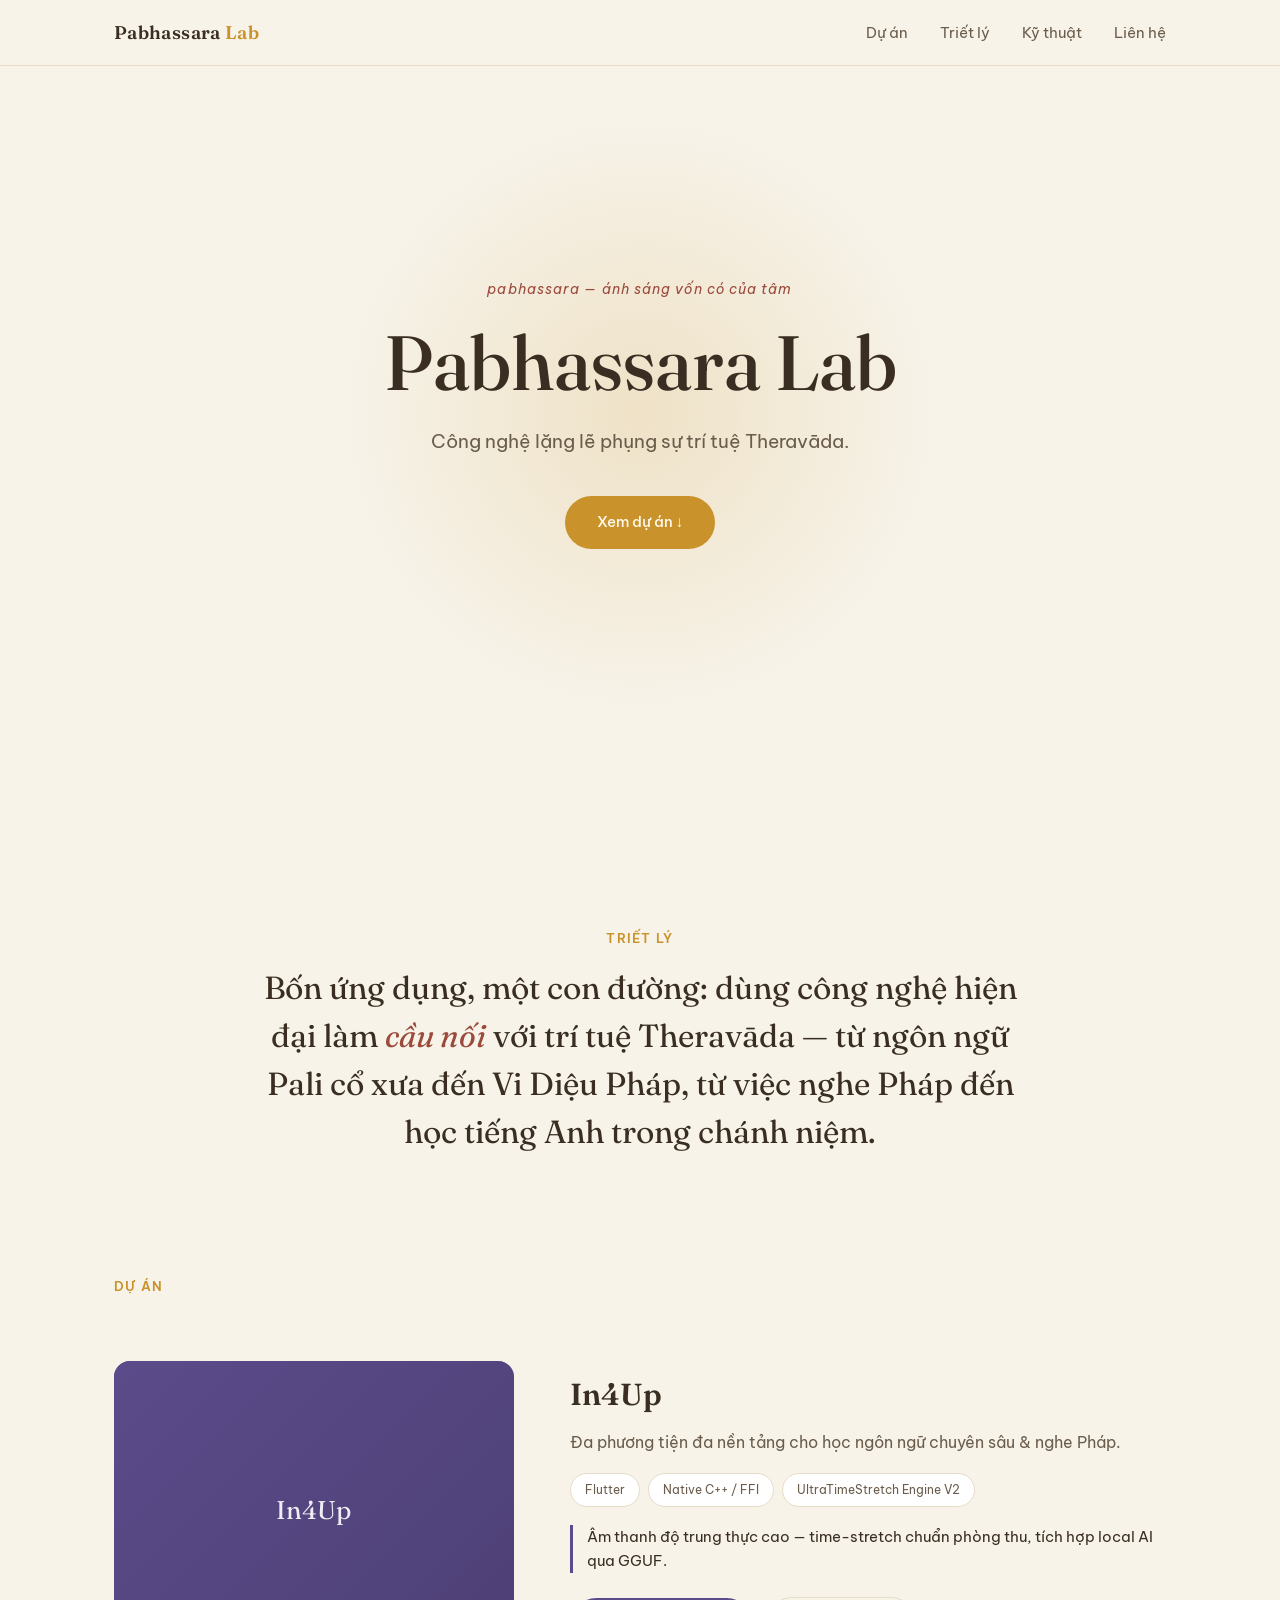
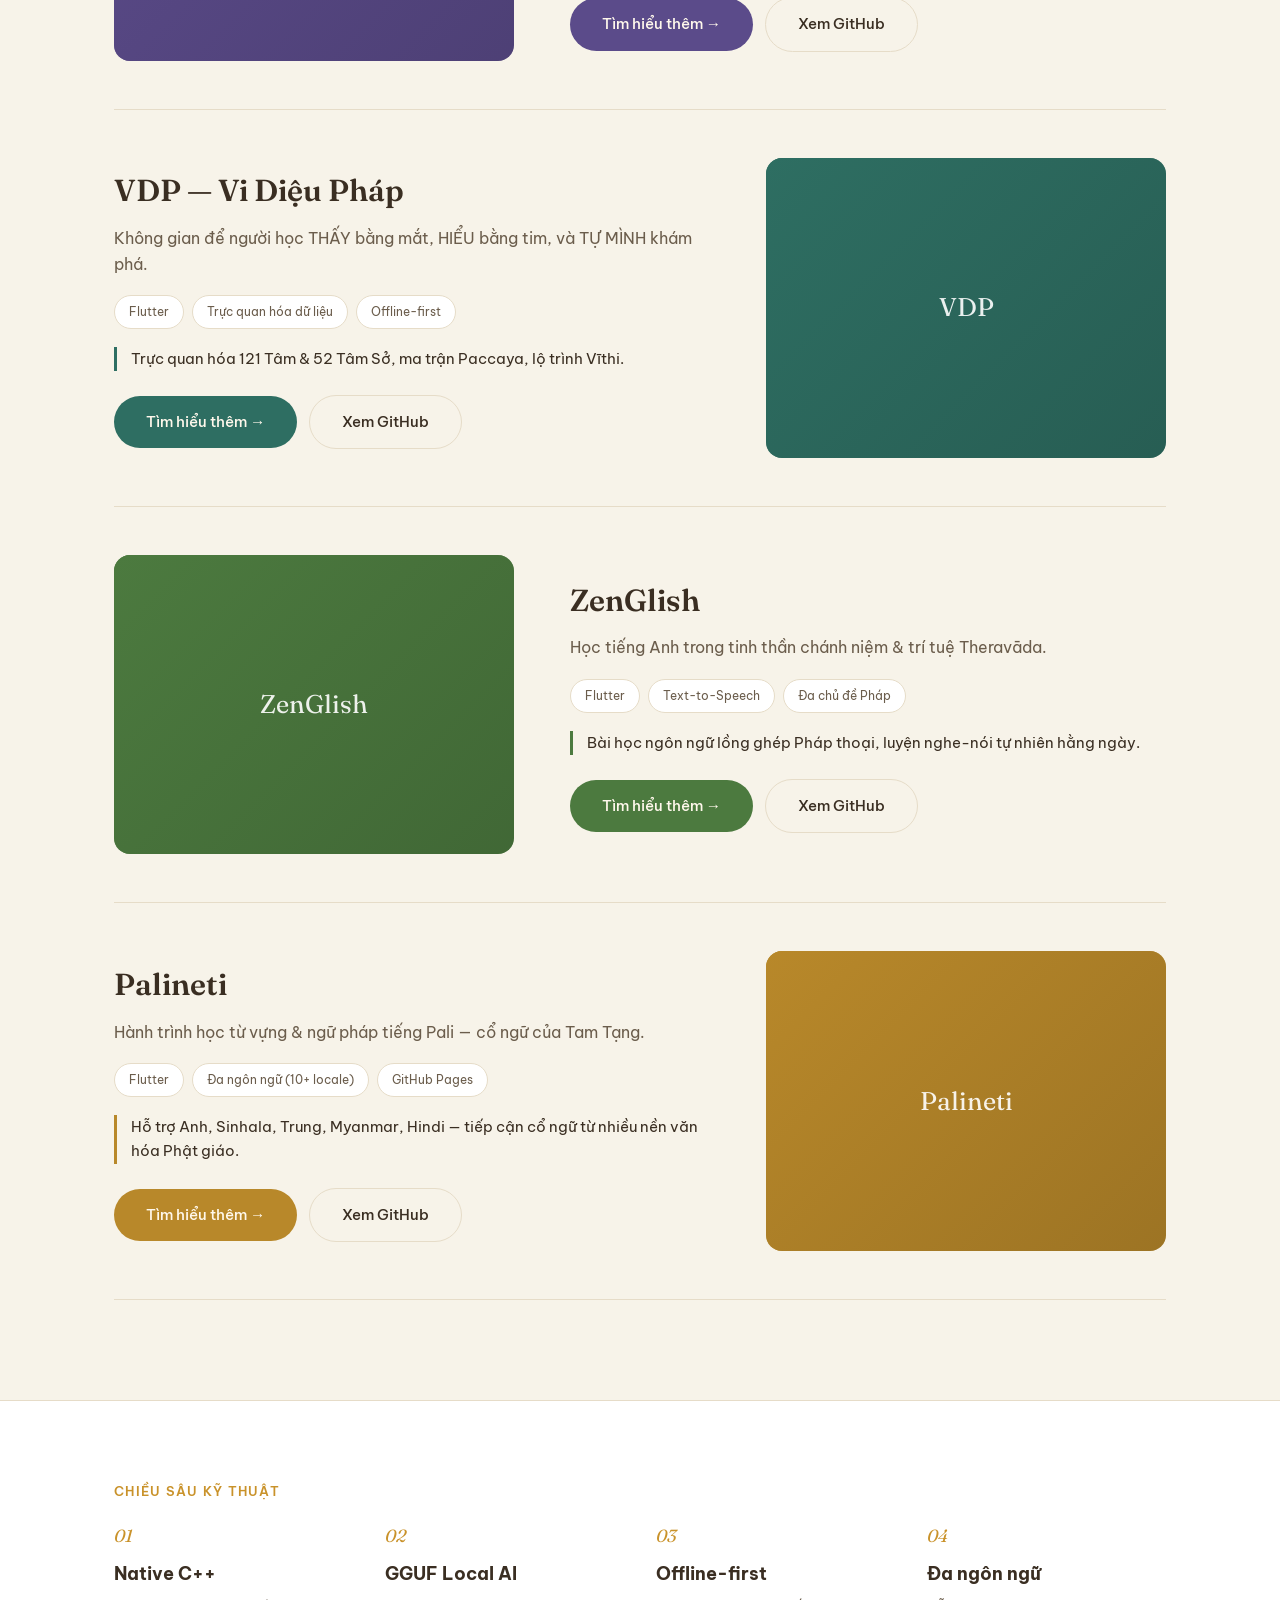
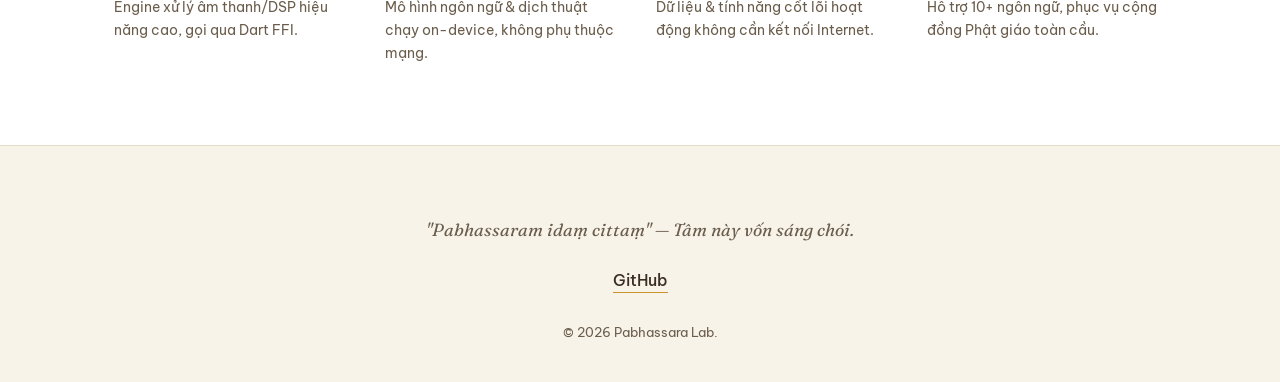
<file: index.html>
<!DOCTYPE html>
<html lang="vi">
<head>
<meta charset="UTF-8">
<meta name="viewport" content="width=device-width, initial-scale=1.0">
<title>Pabhassara Lab — Công nghệ phụng sự trí tuệ Theravāda</title>
<meta name="description" content="Pabhassara Lab — nơi giới thiệu các ứng dụng: In4Up, VDP, ZenGlish, Palineti. Công nghệ lặng lẽ phụng sự trí tuệ Theravāda.">

<link rel="preconnect" href="https://fonts.googleapis.com">
<link rel="preconnect" href="https://fonts.gstatic.com" crossorigin>
<link href="https://fonts.googleapis.com/css2?family=Fraunces:ital,opsz,wght@0,9..144,300;0,9..144,500;0,9..144,600;1,9..144,400&family=Be+Vietnam+Pro:wght@300;400;500;600;700&display=swap" rel="stylesheet">

<link rel="stylesheet" href="style.css">
</head>
<body>

<!-- NAV -->
<nav class="nav">
  <div class="nav-inner">
    <a href="#" class="nav-logo">Pabhassara <span>Lab</span></a>
    <ul class="nav-links">
      <li><a href="#projects">Dự án</a></li>
      <li><a href="#philosophy">Triết lý</a></li>
      <li><a href="#tech">Kỹ thuật</a></li>
      <li><a href="#contact">Liên hệ</a></li>
    </ul>
  </div>
</nav>

<!-- HERO -->
<header class="hero">
  <div class="ripple" aria-hidden="true"></div>
  <div class="hero-content fade-in">
    <p class="hero-eyebrow">pabhassara — ánh sáng vốn có của tâm</p>
    <h1 class="hero-title">Pabhassara Lab</h1>
    <p class="hero-tagline">Công nghệ lặng lẽ phụng sự trí tuệ Theravāda.</p>
    <a href="#projects" class="btn btn-primary">Xem dự án ↓</a>
  </div>
</header>

<!-- PHILOSOPHY -->
<section id="philosophy" class="philosophy">
  <div class="container fade-in">
    <p class="section-label">Triết lý</p>
    <h2 class="philosophy-text">
      Bốn ứng dụng, một con đường: dùng công nghệ hiện đại làm
      <em>cầu nối</em> với trí tuệ Theravāda — từ ngôn ngữ Pali cổ xưa
      đến Vi Diệu Pháp, từ việc nghe Pháp đến học tiếng Anh trong chánh niệm.
    </h2>
  </div>
</section>

<!-- PROJECTS -->
<section id="projects" class="projects">
  <div class="container">
    <p class="section-label fade-in">Dự án</p>

    <!-- In4Up -->
    <article class="project-card fade-in" style="--accent:#5B4B8A;">
      <div class="project-visual">
        <div class="project-visual-placeholder">In4Up</div>
      </div>
      <div class="project-info">
        <h3>In4Up</h3>
        <p class="project-tagline">Đa phương tiện đa nền tảng cho học ngôn ngữ chuyên sâu &amp; nghe Pháp.</p>
        <div class="badges">
          <span class="badge">Flutter</span>
          <span class="badge">Native C++ / FFI</span>
          <span class="badge">UltraTimeStretch Engine V2</span>
        </div>
        <p class="project-highlight">Âm thanh độ trung thực cao — time-stretch chuẩn phòng thu, tích hợp local AI qua GGUF.</p>
        <div class="project-actions">
          <a href="in4up.html" class="btn btn-primary btn-app">Tìm hiểu thêm →</a>
          <a href="https://github.com/Pabhassaracitto/In4Up" class="btn btn-ghost" target="_blank" rel="noopener">Xem GitHub</a>
        </div>
      </div>
    </article>

    <!-- VDP -->
    <article class="project-card reverse fade-in" style="--accent:#2E6E62;">
      <div class="project-visual">
        <div class="project-visual-placeholder">VDP</div>
      </div>
      <div class="project-info">
        <h3>VDP — Vi Diệu Pháp</h3>
        <p class="project-tagline">Không gian để người học THẤY bằng mắt, HIỂU bằng tim, và TỰ MÌNH khám phá.</p>
        <div class="badges">
          <span class="badge">Flutter</span>
          <span class="badge">Trực quan hóa dữ liệu</span>
          <span class="badge">Offline-first</span>
        </div>
        <p class="project-highlight">Trực quan hóa 121 Tâm &amp; 52 Tâm Sở, ma trận Paccaya, lộ trình Vīthi.</p>
        <div class="project-actions">
          <a href="vdp.html" class="btn btn-primary btn-app">Tìm hiểu thêm →</a>
          <a href="https://github.com/Pabhassaracitto/vdp" class="btn btn-ghost" target="_blank" rel="noopener">Xem GitHub</a>
        </div>
      </div>
    </article>

    <!-- ZenGlish -->
    <article class="project-card fade-in" style="--accent:#4C7A3F;">
      <div class="project-visual">
        <div class="project-visual-placeholder">ZenGlish</div>
      </div>
      <div class="project-info">
        <h3>ZenGlish</h3>
        <p class="project-tagline">Học tiếng Anh trong tinh thần chánh niệm &amp; trí tuệ Theravāda.</p>
        <div class="badges">
          <span class="badge">Flutter</span>
          <span class="badge">Text-to-Speech</span>
          <span class="badge">Đa chủ đề Pháp</span>
        </div>
        <p class="project-highlight">Bài học ngôn ngữ lồng ghép Pháp thoại, luyện nghe-nói tự nhiên hằng ngày.</p>
        <div class="project-actions">
          <a href="zenglish.html" class="btn btn-primary btn-app">Tìm hiểu thêm →</a>
          <a href="https://github.com/Pabhassaracitto/zenglish" class="btn btn-ghost" target="_blank" rel="noopener">Xem GitHub</a>
        </div>
      </div>
    </article>

    <!-- Palineti -->
    <article class="project-card reverse fade-in" style="--accent:#B8882A;">
      <div class="project-visual">
        <div class="project-visual-placeholder">Palineti</div>
      </div>
      <div class="project-info">
        <h3>Palineti</h3>
        <p class="project-tagline">Hành trình học từ vựng &amp; ngữ pháp tiếng Pali — cổ ngữ của Tam Tạng.</p>
        <div class="badges">
          <span class="badge">Flutter</span>
          <span class="badge">Đa ngôn ngữ (10+ locale)</span>
          <span class="badge">GitHub Pages</span>
        </div>
        <p class="project-highlight">Hỗ trợ Anh, Sinhala, Trung, Myanmar, Hindi — tiếp cận cổ ngữ từ nhiều nền văn hóa Phật giáo.</p>
        <div class="project-actions">
          <a href="palineti.html" class="btn btn-primary btn-app">Tìm hiểu thêm →</a>
          <a href="https://github.com/Pabhassaracitto/palineti" class="btn btn-ghost" target="_blank" rel="noopener">Xem GitHub</a>
        </div>
      </div>
    </article>

  </div>
</section>

<!-- TECH DEPTH -->
<section id="tech" class="tech">
  <div class="container fade-in">
    <p class="section-label">Chiều sâu kỹ thuật</p>
    <div class="tech-grid">
      <div class="tech-item">
        <span class="tech-num">01</span>
        <h4>Native C++</h4>
        <p>Engine xử lý âm thanh/DSP hiệu năng cao, gọi qua Dart FFI.</p>
      </div>
      <div class="tech-item">
        <span class="tech-num">02</span>
        <h4>GGUF Local AI</h4>
        <p>Mô hình ngôn ngữ &amp; dịch thuật chạy on-device, không phụ thuộc mạng.</p>
      </div>
      <div class="tech-item">
        <span class="tech-num">03</span>
        <h4>Offline-first</h4>
        <p>Dữ liệu &amp; tính năng cốt lõi hoạt động không cần kết nối Internet.</p>
      </div>
      <div class="tech-item">
        <span class="tech-num">04</span>
        <h4>Đa ngôn ngữ</h4>
        <p>Hỗ trợ 10+ ngôn ngữ, phục vụ cộng đồng Phật giáo toàn cầu.</p>
      </div>
    </div>
  </div>
</section>

<!-- FOOTER -->
<footer id="contact" class="footer">
  <div class="container fade-in">
    <p class="footer-quote">"Pabhassaram idaṃ cittaṃ" — Tâm này vốn sáng chói.</p>
    <div class="footer-links">
      <a href="https://github.com/Pabhassaracitto" target="_blank" rel="noopener">GitHub</a>
    </div>
    <p class="footer-copy">© 2026 Pabhassara Lab.</p>
  </div>
</footer>

<script src="script.js"></script>
</body>
</html>
</file>
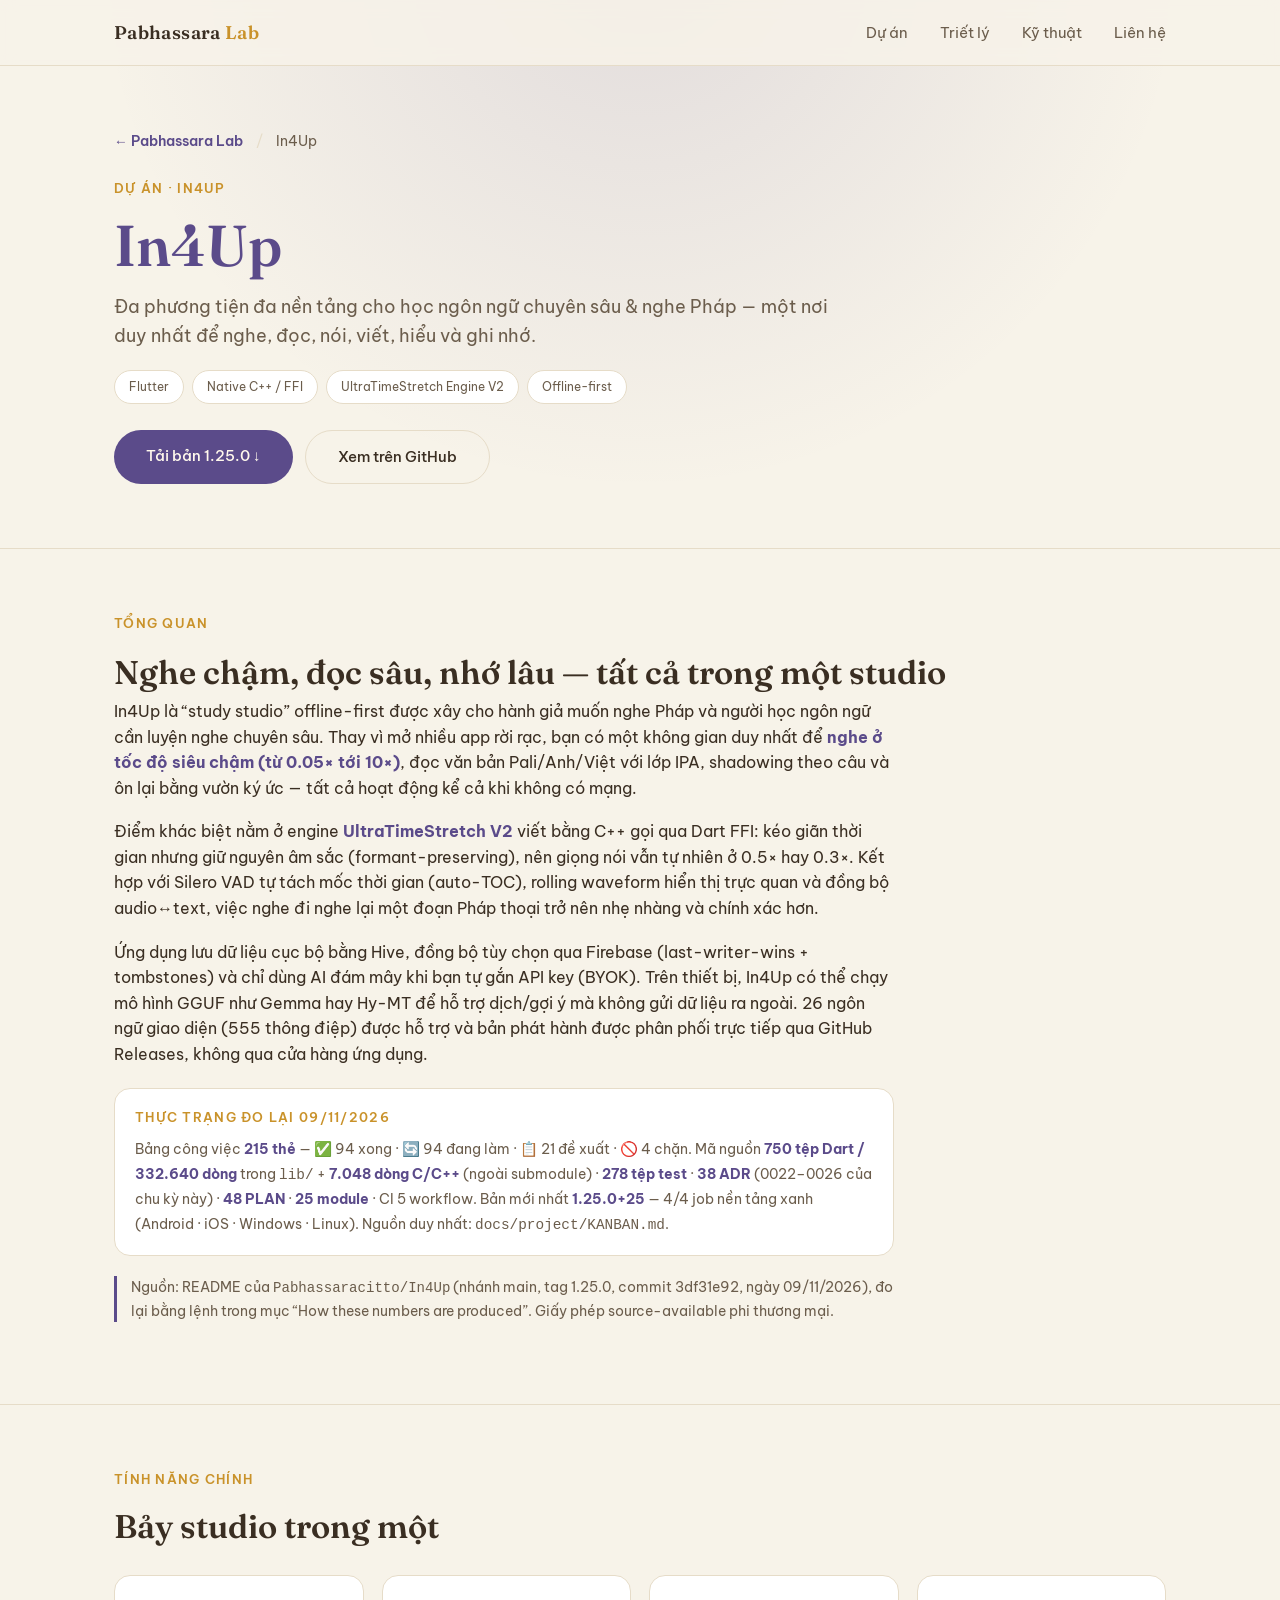
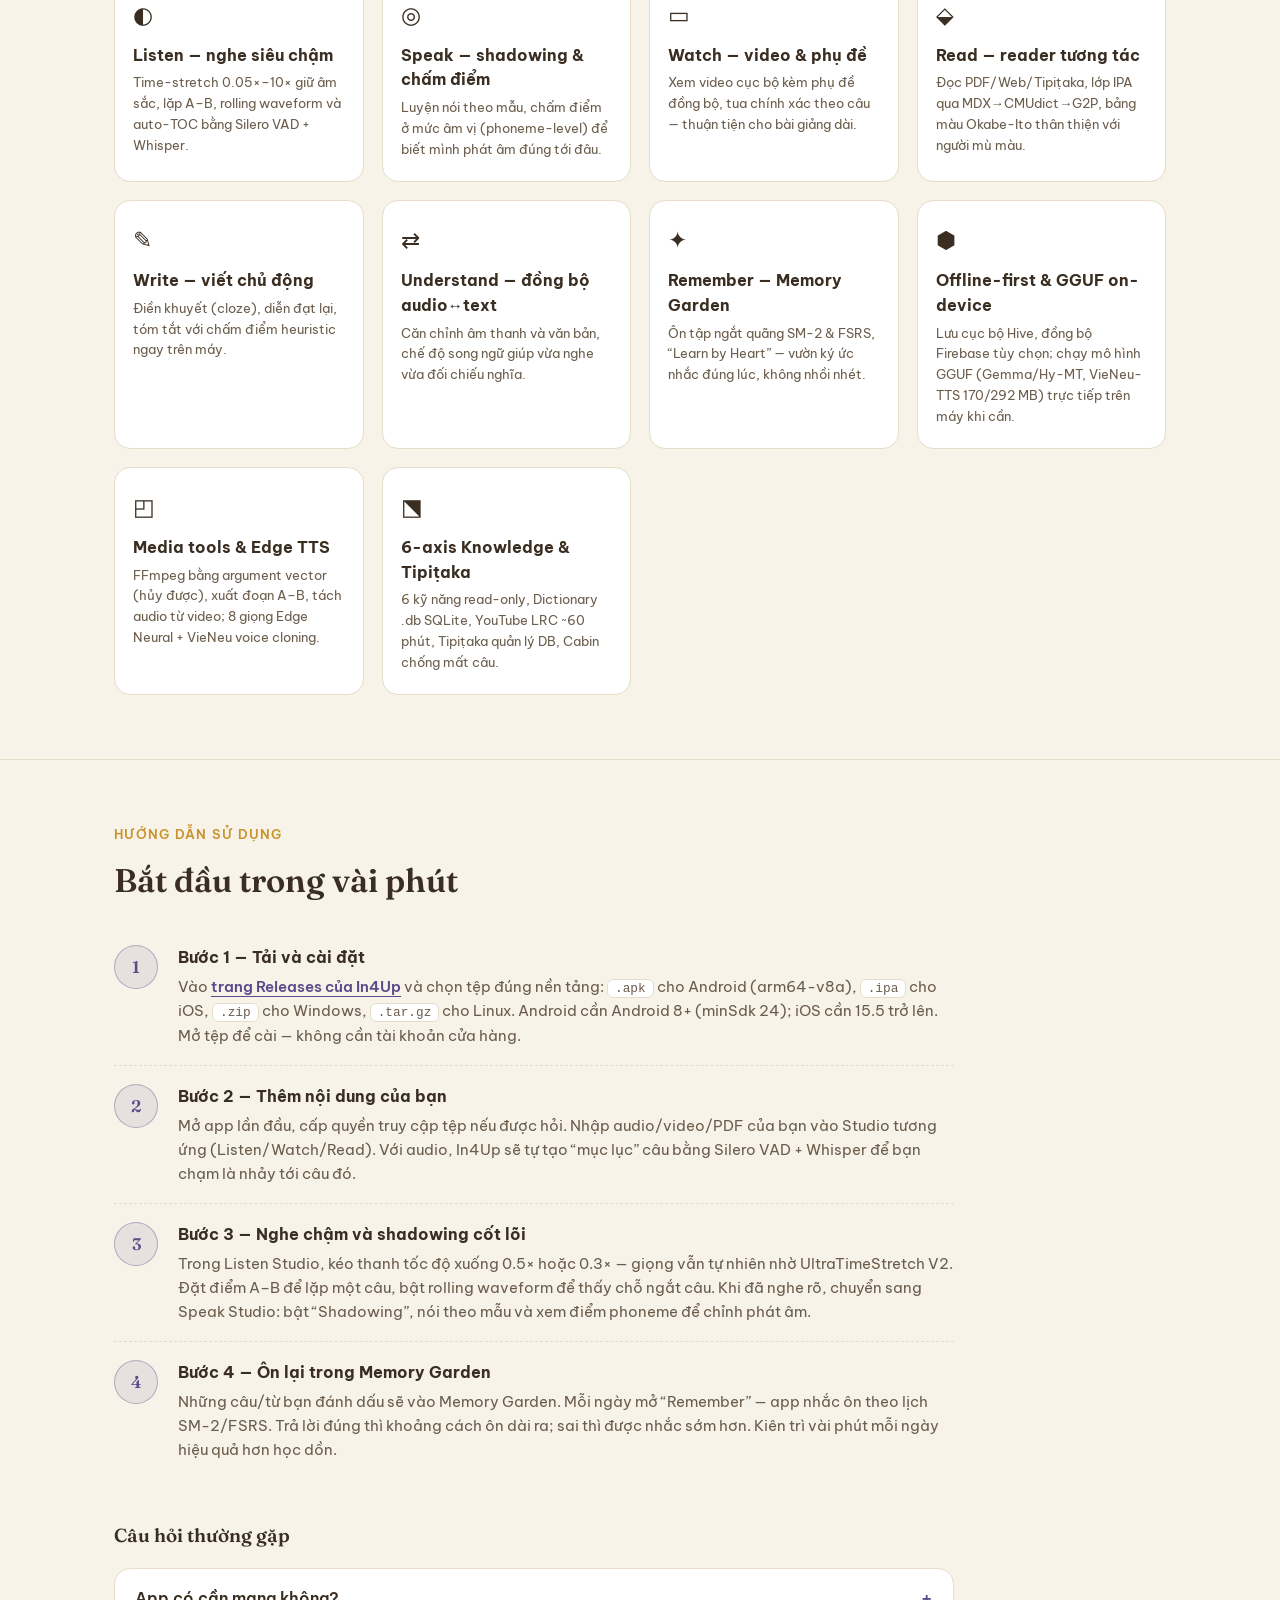
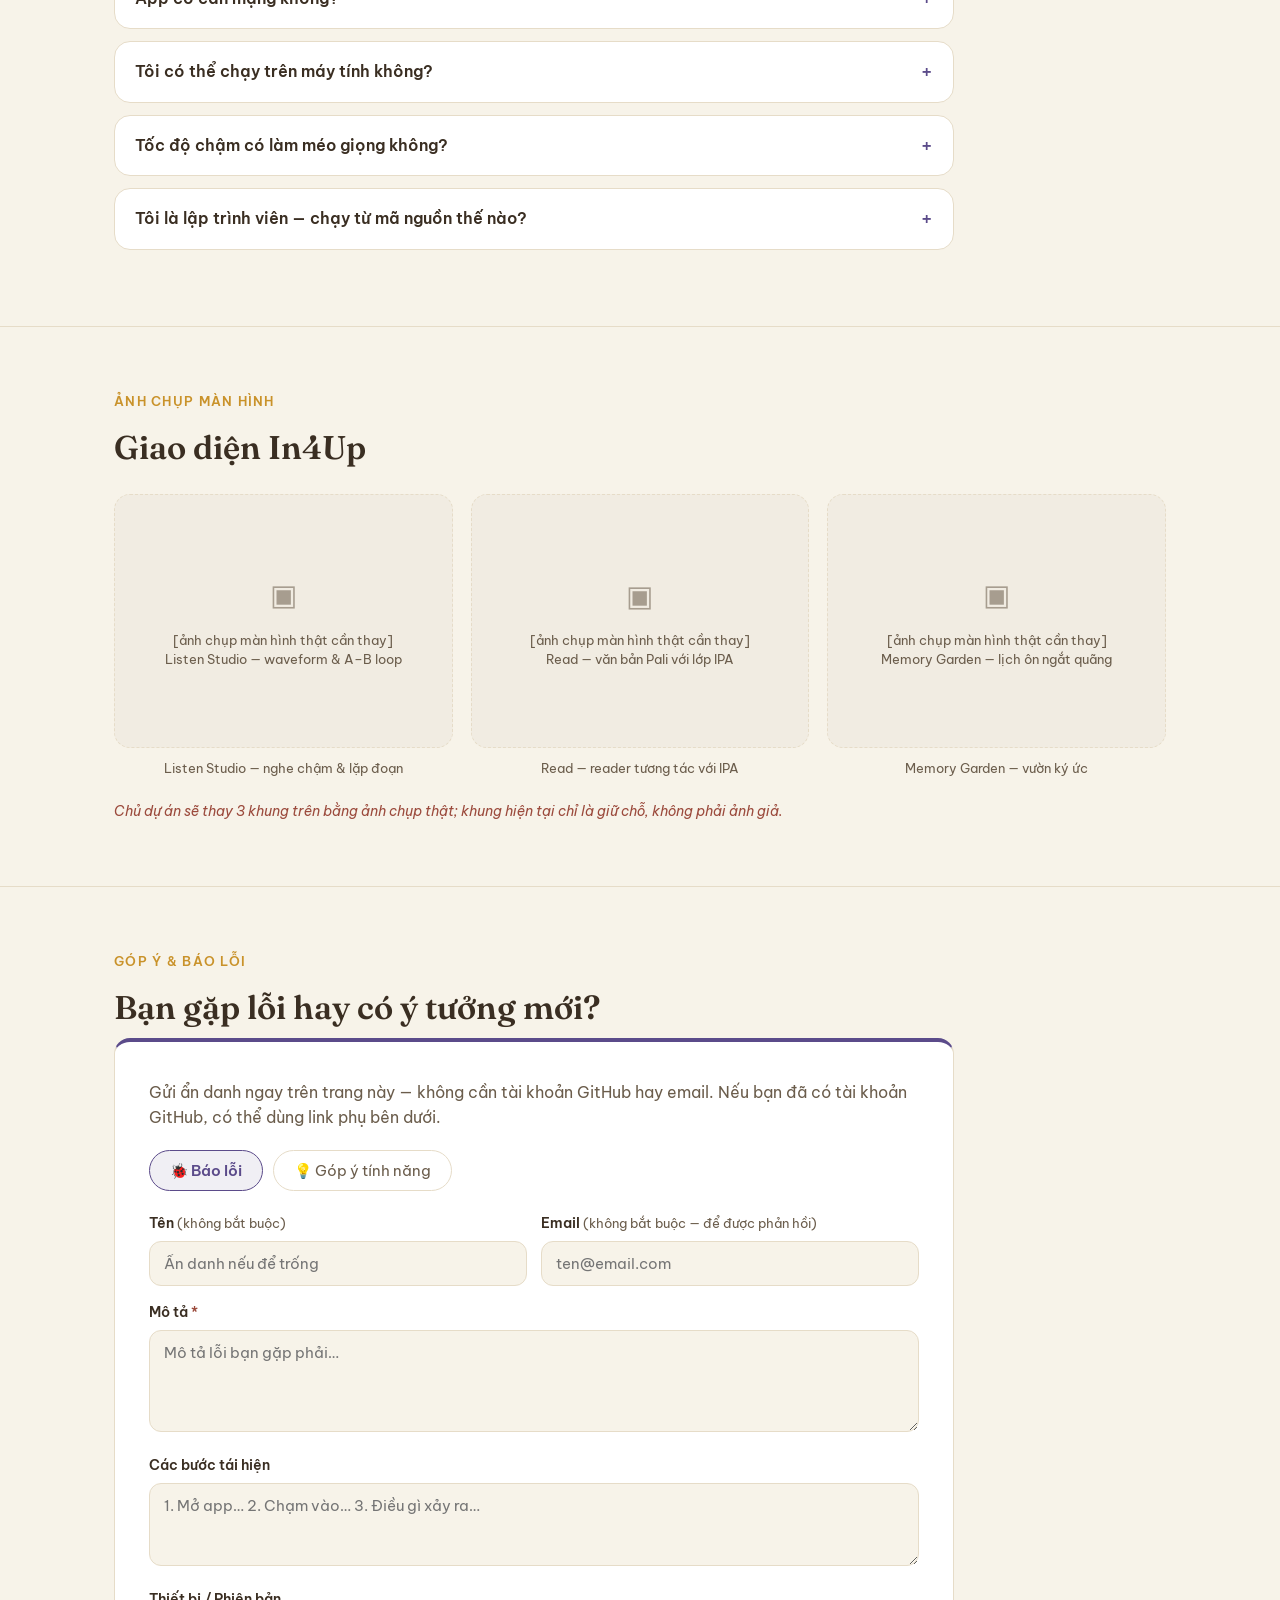
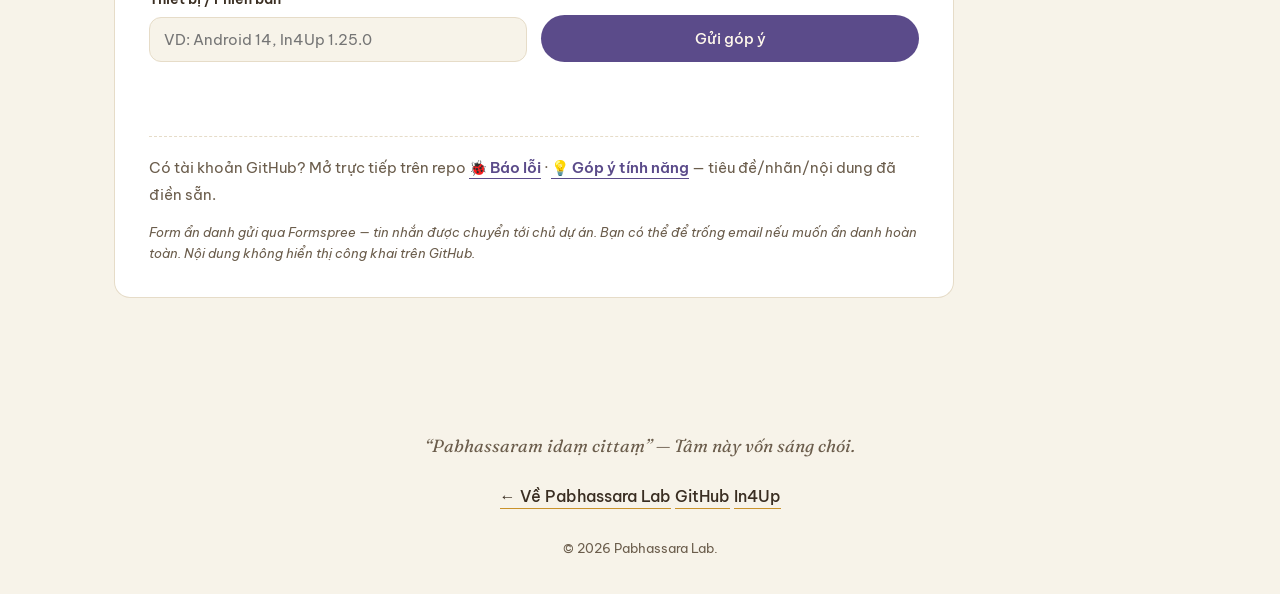
<file: in4up.html>
<!DOCTYPE html>
<html lang="vi">
<head>
<meta charset="UTF-8">
<meta name="viewport" content="width=device-width, initial-scale=1.0">
<title>In4Up — Đa phương tiện cho học ngôn ngữ chuyên sâu & nghe Pháp | Pabhassara Lab</title>
<meta name="description" content="In4Up — studio học tập đa phương tiện, offline-first: nghe chậm tới 0.05×, shadowing, reader Pali/ IPA, Memory Garden. Tải bản 1.25.0 cho Android/iOS/Windows/Linux.">
<link rel="preconnect" href="https://fonts.googleapis.com">
<link rel="preconnect" href="https://fonts.gstatic.com" crossorigin>
<link href="https://fonts.googleapis.com/css2?family=Fraunces:ital,opsz,wght@0,9..144,300;0,9..144,500;0,9..144,600;1,9..144,400&family=Be+Vietnam+Pro:wght@300;400;500;600;700&display=swap" rel="stylesheet">
<link rel="stylesheet" href="style.css">
</head>
<body style="--accent:#5B4B8A;">

<!-- NAV — trỏ về trang chủ -->
<nav class="nav">
  <div class="nav-inner">
    <a href="index.html" class="nav-logo">Pabhassara <span>Lab</span></a>
    <ul class="nav-links">
      <li><a href="index.html#projects">Dự án</a></li>
      <li><a href="index.html#philosophy">Triết lý</a></li>
      <li><a href="index.html#tech">Kỹ thuật</a></li>
      <li><a href="index.html#contact">Liên hệ</a></li>
    </ul>
  </div>
</nav>

<!-- HERO / BREADCRUMB -->
<header class="detail-hero">
  <div class="container">
    <nav class="breadcrumb" aria-label="Breadcrumb">
      <a href="index.html">← Pabhassara Lab</a>
      <span class="breadcrumb-sep">/</span>
      <span aria-current="page">In4Up</span>
    </nav>
    <p class="section-label">Dự án · In4Up</p>
    <h1 class="detail-title">In4Up</h1>
    <p class="detail-tagline">Đa phương tiện đa nền tảng cho học ngôn ngữ chuyên sâu &amp; nghe Pháp — một nơi duy nhất để nghe, đọc, nói, viết, hiểu và ghi nhớ.</p>
    <div class="badges" style="margin-bottom:10px;">
      <span class="badge">Flutter</span>
      <span class="badge">Native C++ / FFI</span>
      <span class="badge">UltraTimeStretch Engine V2</span>
      <span class="badge">Offline-first</span>
    </div>
    <div class="detail-actions">
      <a href="https://github.com/Pabhassaracitto/In4Up/releases/tag/1.25.0" class="btn btn-primary btn-app" target="_blank" rel="noopener">Tải bản 1.25.0 ↓</a>
      <a href="https://github.com/Pabhassaracitto/In4Up" class="btn btn-ghost" target="_blank" rel="noopener">Xem trên GitHub</a>
    </div>
  </div>
</header>

<!-- TỔNG QUAN -->
<section class="detail-section overview-text fade-in">
  <div class="container">
    <p class="section-label">Tổng quan</p>
    <h2 class="section-title">Nghe chậm, đọc sâu, nhớ lâu — tất cả trong một studio</h2>
    <p>In4Up là “study studio” offline-first được xây cho hành giả muốn nghe Pháp và người học ngôn ngữ cần luyện nghe chuyên sâu. Thay vì mở nhiều app rời rạc, bạn có một không gian duy nhất để <strong>nghe ở tốc độ siêu chậm (từ 0.05× tới 10×)</strong>, đọc văn bản Pali/Anh/Việt với lớp IPA, shadowing theo câu và ôn lại bằng vườn ký ức — tất cả hoạt động kể cả khi không có mạng.</p>
    <p>Điểm khác biệt nằm ở engine <strong>UltraTimeStretch V2</strong> viết bằng C++ gọi qua Dart FFI: kéo giãn thời gian nhưng giữ nguyên âm sắc (formant-preserving), nên giọng nói vẫn tự nhiên ở 0.5× hay 0.3×. Kết hợp với Silero VAD tự tách mốc thời gian (auto-TOC), rolling waveform hiển thị trực quan và đồng bộ audio↔text, việc nghe đi nghe lại một đoạn Pháp thoại trở nên nhẹ nhàng và chính xác hơn.</p>
    <p>Ứng dụng lưu dữ liệu cục bộ bằng Hive, đồng bộ tùy chọn qua Firebase (last-writer-wins + tombstones) và chỉ dùng AI đám mây khi bạn tự gắn API key (BYOK). Trên thiết bị, In4Up có thể chạy mô hình GGUF như Gemma hay Hy-MT để hỗ trợ dịch/gợi ý mà không gửi dữ liệu ra ngoài. 26 ngôn ngữ giao diện (555 thông điệp) được hỗ trợ và bản phát hành được phân phối trực tiếp qua GitHub Releases, không qua cửa hàng ứng dụng.</p>
    <div style="background:var(--bg-elevated);border:1px solid var(--border);border-radius:var(--radius);padding:18px 20px;margin:20px 0;max-width:780px;">
      <p class="section-label" style="margin-bottom:10px;">Thực trạng đo lại 09/11/2026</p>
      <p style="font-size:0.9rem;color:var(--text-soft);margin:0;line-height:1.7;">Bảng công việc <strong>215 thẻ</strong> — ✅ 94 xong · 🔄 94 đang làm · 📋 21 đề xuất · 🚫 4 chặn. Mã nguồn <strong>750 tệp Dart / 332.640 dòng</strong> trong <code>lib/</code> + <strong>7.048 dòng C/C++</strong> (ngoài submodule) · <strong>278 tệp test</strong> · <strong>38 ADR</strong> (0022–0026 của chu kỳ này) · <strong>48 PLAN</strong> · <strong>25 module</strong> · CI 5 workflow. Bản mới nhất <strong>1.25.0+25</strong> — 4/4 job nền tảng xanh (Android · iOS · Windows · Linux). Nguồn duy nhất: <code>docs/project/KANBAN.md</code>.</p>
    </div>
    <p class="overview-note">Nguồn: README của <code>Pabhassaracitto/In4Up</code> (nhánh main, tag 1.25.0, commit 3df31e92, ngày 09/11/2026), đo lại bằng lệnh trong mục “How these numbers are produced”. Giấy phép source-available phi thương mại.</p>
  </div>
</section>

<!-- TÍNH NĂNG CHÍNH -->
<section class="detail-section fade-in">
  <div class="container">
    <p class="section-label">Tính năng chính</p>
    <h2 class="section-title">Bảy studio trong một</h2>
    <div class="feature-grid">
      <article class="feature-item">
        <span class="feature-icon">◐</span>
        <h4>Listen — nghe siêu chậm</h4>
        <p>Time-stretch 0.05×–10× giữ âm sắc, lặp A–B, rolling waveform và auto-TOC bằng Silero VAD + Whisper.</p>
      </article>
      <article class="feature-item">
        <span class="feature-icon">◎</span>
        <h4>Speak — shadowing &amp; chấm điểm</h4>
        <p>Luyện nói theo mẫu, chấm điểm ở mức âm vị (phoneme-level) để biết mình phát âm đúng tới đâu.</p>
      </article>
      <article class="feature-item">
        <span class="feature-icon">▭</span>
        <h4>Watch — video &amp; phụ đề</h4>
        <p>Xem video cục bộ kèm phụ đề đồng bộ, tua chính xác theo câu — thuận tiện cho bài giảng dài.</p>
      </article>
      <article class="feature-item">
        <span class="feature-icon">⬙</span>
        <h4>Read — reader tương tác</h4>
        <p>Đọc PDF/Web/Tipiṭaka, lớp IPA qua MDX→CMUdict→G2P, bảng màu Okabe-Ito thân thiện với người mù màu.</p>
      </article>
      <article class="feature-item">
        <span class="feature-icon">✎</span>
        <h4>Write — viết chủ động</h4>
        <p>Điền khuyết (cloze), diễn đạt lại, tóm tắt với chấm điểm heuristic ngay trên máy.</p>
      </article>
      <article class="feature-item">
        <span class="feature-icon">⇄</span>
        <h4>Understand — đồng bộ audio↔text</h4>
        <p>Căn chỉnh âm thanh và văn bản, chế độ song ngữ giúp vừa nghe vừa đối chiếu nghĩa.</p>
      </article>
      <article class="feature-item">
        <span class="feature-icon">✦</span>
        <h4>Remember — Memory Garden</h4>
        <p>Ôn tập ngắt quãng SM-2 &amp; FSRS, “Learn by Heart” — vườn ký ức nhắc đúng lúc, không nhồi nhét.</p>
      </article>
      <article class="feature-item">
        <span class="feature-icon">⬢</span>
        <h4>Offline-first &amp; GGUF on-device</h4>
        <p>Lưu cục bộ Hive, đồng bộ Firebase tùy chọn; chạy mô hình GGUF (Gemma/Hy-MT, VieNeu-TTS 170/292 MB) trực tiếp trên máy khi cần.</p>
      </article>
      <article class="feature-item">
        <span class="feature-icon">◰</span>
        <h4>Media tools &amp; Edge TTS</h4>
        <p>FFmpeg bằng argument vector (hủy được), xuất đoạn A–B, tách audio từ video; 8 giọng Edge Neural + VieNeu voice cloning.</p>
      </article>
      <article class="feature-item">
        <span class="feature-icon">⬔</span>
        <h4>6-axis Knowledge &amp; Tipiṭaka</h4>
        <p>6 kỹ năng read-only, Dictionary .db SQLite, YouTube LRC ~60 phút, Tipiṭaka quản lý DB, Cabin chống mất câu.</p>
      </article>
    </div>
  </div>
</section>

<!-- HƯỚNG DẪN SỬ DỤNG -->
<section class="detail-section fade-in">
  <div class="container">
    <p class="section-label">Hướng dẫn sử dụng</p>
    <h2 class="section-title">Bắt đầu trong vài phút</h2>

    <ol class="steps">
      <li class="step">
        <span class="step-num">1</span>
        <div class="step-body">
          <h4>Bước 1 — Tải và cài đặt</h4>
          <p>Vào <a href="https://github.com/Pabhassaracitto/In4Up/releases/tag/1.25.0" target="_blank" rel="noopener">trang Releases của In4Up</a> và chọn tệp đúng nền tảng: <code>.apk</code> cho Android (arm64-v8a), <code>.ipa</code> cho iOS, <code>.zip</code> cho Windows, <code>.tar.gz</code> cho Linux. Android cần Android 8+ (minSdk 24); iOS cần 15.5 trở lên. Mở tệp để cài — không cần tài khoản cửa hàng.</p>
        </div>
      </li>
      <li class="step">
        <span class="step-num">2</span>
        <div class="step-body">
          <h4>Bước 2 — Thêm nội dung của bạn</h4>
          <p>Mở app lần đầu, cấp quyền truy cập tệp nếu được hỏi. Nhập audio/video/PDF của bạn vào Studio tương ứng (Listen/Watch/Read). Với audio, In4Up sẽ tự tạo “mục lục” câu bằng Silero VAD + Whisper để bạn chạm là nhảy tới câu đó.</p>
        </div>
      </li>
      <li class="step">
        <span class="step-num">3</span>
        <div class="step-body">
          <h4>Bước 3 — Nghe chậm và shadowing cốt lõi</h4>
          <p>Trong Listen Studio, kéo thanh tốc độ xuống 0.5× hoặc 0.3× — giọng vẫn tự nhiên nhờ UltraTimeStretch V2. Đặt điểm A–B để lặp một câu, bật rolling waveform để thấy chỗ ngắt câu. Khi đã nghe rõ, chuyển sang Speak Studio: bật “Shadowing”, nói theo mẫu và xem điểm phoneme để chỉnh phát âm.</p>
        </div>
      </li>
      <li class="step">
        <span class="step-num">4</span>
        <div class="step-body">
          <h4>Bước 4 — Ôn lại trong Memory Garden</h4>
          <p>Những câu/từ bạn đánh dấu sẽ vào Memory Garden. Mỗi ngày mở “Remember” — app nhắc ôn theo lịch SM-2/FSRS. Trả lời đúng thì khoảng cách ôn dài ra; sai thì được nhắc sớm hơn. Kiên trì vài phút mỗi ngày hiệu quả hơn học dồn.</p>
        </div>
      </li>
    </ol>

    <h3 class="faq-title">Câu hỏi thường gặp</h3>
    <div class="faq">
      <details>
        <summary>App có cần mạng không?</summary>
        <p>Không — tính năng cốt lõi hoạt động offline hoàn toàn (Hive + engine C++ local). Mạng chỉ cần khi bạn bật đồng bộ Firebase hoặc dùng AI đám mây BYOK.</p>
      </details>
      <details>
        <summary>Tôi có thể chạy trên máy tính không?</summary>
        <p>Có. Từ bản 1.22–1.25, <strong>Windows và Linux đều build xanh &amp; phát hành đủ</strong> — 4/4 job nền tảng xanh (đã sửa <code>webkit2gtk-4.1</code> và <code>CI-WINDOWS-01</code>). Bản Web là light reader — các engine native (FFI) không có trên web. Hãy chọn đúng tệp trong trang Releases.</p>
      </details>
      <details>
        <summary>Tốc độ chậm có làm méo giọng không?</summary>
        <p>Không đáng kể. Engine C++ UltraTimeStretch V2 giữ formant (âm sắc) nên giọng vẫn tự nhiên ở tốc độ rất chậm — khác với việc chỉ kéo giãn thô.</p>
      </details>
      <details>
        <summary>Tôi là lập trình viên — chạy từ mã nguồn thế nào?</summary>
        <p>Cài Flutter 3.44.1 (bản CI-pin), chạy <code>git submodule update --init</code> cho native engines, rồi <code>flutter pub get</code> và <code>flutter run --flavor stable</code> (Android có các flavor stable/dev/beta; compileSdk 36 / targetSdk 35 / NDK 28.2 / Java 17). Xem thêm trong README của repo.</p>
      </details>
    </div>
  </div>
</section>

<!-- ẢNH CHỤP MÀN HÌNH -->
<section class="detail-section fade-in">
  <div class="container">
    <p class="section-label">Ảnh chụp màn hình</p>
    <h2 class="section-title">Giao diện In4Up</h2>
    <div class="shot-grid">
      <figure>
        <div class="shot-placeholder">
          <span class="shot-icon">▣</span>
          <p>[ảnh chụp màn hình thật cần thay]<br>Listen Studio — waveform &amp; A–B loop</p>
        </div>
        <figcaption class="shot-caption">Listen Studio — nghe chậm &amp; lặp đoạn</figcaption>
      </figure>
      <figure>
        <div class="shot-placeholder">
          <span class="shot-icon">▣</span>
          <p>[ảnh chụp màn hình thật cần thay]<br>Read — văn bản Pali với lớp IPA</p>
        </div>
        <figcaption class="shot-caption">Read — reader tương tác với IPA</figcaption>
      </figure>
      <figure>
        <div class="shot-placeholder">
          <span class="shot-icon">▣</span>
          <p>[ảnh chụp màn hình thật cần thay]<br>Memory Garden — lịch ôn ngắt quãng</p>
        </div>
        <figcaption class="shot-caption">Memory Garden — vườn ký ức</figcaption>
      </figure>
    </div>
    <p class="shot-note">Chủ dự án sẽ thay 3 khung trên bằng ảnh chụp thật; khung hiện tại chỉ là giữ chỗ, không phải ảnh giả.</p>
  </div>
</section>

<!-- GÓP Ý & BÁO LỖI -->
<section class="detail-section fade-in" id="gop-y">
  <div class="container">
    <p class="section-label">Góp ý &amp; báo lỗi</p>
    <h2 class="section-title">Bạn gặp lỗi hay có ý tưởng mới?</h2>
    <div class="feedback-block">
      <p class="feedback-lead">Gửi ẩn danh ngay trên trang này — không cần tài khoản GitHub hay email. Nếu bạn đã có tài khoản GitHub, có thể dùng link phụ bên dưới.</p>

      <form id="feedback-form" data-app="In4Up" data-formspree="https://formspree.io/f/xwlldgze" novalidate>
        <input type="hidden" name="app" value="In4Up">
        <input type="hidden" name="_subject" value="[Bug] In4Up — báo lỗi từ Pabhassara Lab">
        <input type="text" name="_gotcha" class="hp-field" tabindex="-1" autocomplete="off" aria-hidden="true">

        <div class="feedback-tabs" role="group" aria-label="Loại góp ý">
          <button type="button" class="ftype-btn active" data-type="bug" aria-pressed="true">🐞 Báo lỗi</button>
          <button type="button" class="ftype-btn" data-type="enhancement" aria-pressed="false">💡 Góp ý tính năng</button>
        </div>
        <input type="hidden" name="type" value="bug">

        <div class="f-row">
          <div class="f-field">
            <label for="fb-name-in4up">Tên <span class="optional">(không bắt buộc)</span></label>
            <input id="fb-name-in4up" name="name" type="text" placeholder="Ẩn danh nếu để trống">
          </div>
          <div class="f-field">
            <label for="fb-contact-in4up">Email <span class="optional">(không bắt buộc — để được phản hồi)</span></label>
            <input id="fb-contact-in4up" name="email" type="email" placeholder="ten@email.com">
          </div>
        </div>

        <div class="f-field">
          <label for="fb-message-in4up">Mô tả <span class="req">*</span></label>
          <textarea id="fb-message-in4up" name="message" rows="4" required placeholder="Mô tả lỗi bạn gặp phải…"></textarea>
        </div>

        <div class="f-field">
          <label for="fb-details-in4up" data-detail-label>C&aacute;c bước t&aacute;i hiện</label>
          <textarea id="fb-details-in4up" name="details" rows="3" placeholder="1. Mở app… 2. Chạm vào… 3. Điều gì xảy ra…"></textarea>
        </div>

        <div class="f-row">
          <div class="f-field">
            <label for="fb-device-in4up">Thiết bị / Phiên bản</label>
            <input id="fb-device-in4up" name="device" type="text" placeholder="VD: Android 14, In4Up 1.25.0">
          </div>
          <div class="f-field" style="display:flex;align-items:flex-end;">
            <button type="submit" class="btn btn-primary btn-app feedback-submit" style="width:100%;">Gửi góp ý</button>
          </div>
        </div>

        <p class="form-status" role="status" aria-live="polite"></p>
      </form>

      <div class="feedback-alt">
        Có tài khoản GitHub? Mở trực tiếp trên repo
        <a href="https://github.com/Pabhassaracitto/In4Up/issues/new?title=%5BBug%5D%20&labels=bug&body=**M%C3%B4%20t%E1%BA%A3%20l%E1%BB%97i%3A**%0A%0A**C%C3%A1c%20b%C6%B0%E1%BB%9Bc%20t%C3%A1i%20hi%E1%BB%87n%3A**%0A%0A**Thi%E1%BA%BFt%20b%E1%BB%8B%2FPhi%C3%AAn%20b%E1%BA%A3n%3A**" target="_blank" rel="noopener">🐞 Báo lỗi</a>
        ·
        <a href="https://github.com/Pabhassaracitto/In4Up/issues/new?title=%5B%C4%90%E1%BB%81%20xu%E1%BA%A5t%5D&labels=enhancement&body=**T%C3%B4i%20mu%E1%BB%91n...**%0A%0A**V%E1%BA%A5n%20%C4%91%E1%BB%81%20c%E1%BA%A7n%20gi%E1%BA%A3i%20quy%E1%BA%BFt%3A**%0A%0A**%C4%90%E1%BB%81%20xu%E1%BA%A5t%20c%E1%BB%A7a%20t%C3%B4i%3A**" target="_blank" rel="noopener">💡 Góp ý tính năng</a>
        — tiêu đề/nhãn/nội dung đã điền sẵn.
      </div>
      <p class="privacy-note">Form ẩn danh gửi qua Formspree — tin nhắn được chuyển tới chủ dự án. Bạn có thể để trống email nếu muốn ẩn danh hoàn toàn. Nội dung không hiển thị công khai trên GitHub.</p>
    </div>
  </div>
</section>

<!-- FOOTER (chung với trang chủ) -->
<footer id="contact" class="footer">
  <div class="container fade-in">
    <p class="footer-quote">“Pabhassaram idaṃ cittaṃ” — Tâm này vốn sáng chói.</p>
    <div class="footer-links">
      <a href="index.html">← Về Pabhassara Lab</a>
      <a href="https://github.com/Pabhassaracitto" target="_blank" rel="noopener">GitHub</a>
      <a href="https://github.com/Pabhassaracitto/In4Up" target="_blank" rel="noopener">In4Up</a>
    </div>
    <p class="footer-copy">© 2026 Pabhassara Lab.</p>
  </div>
</footer>

<script src="script.js"></script>
<script src="feedback.js"></script>
</body>
</html>
</file>
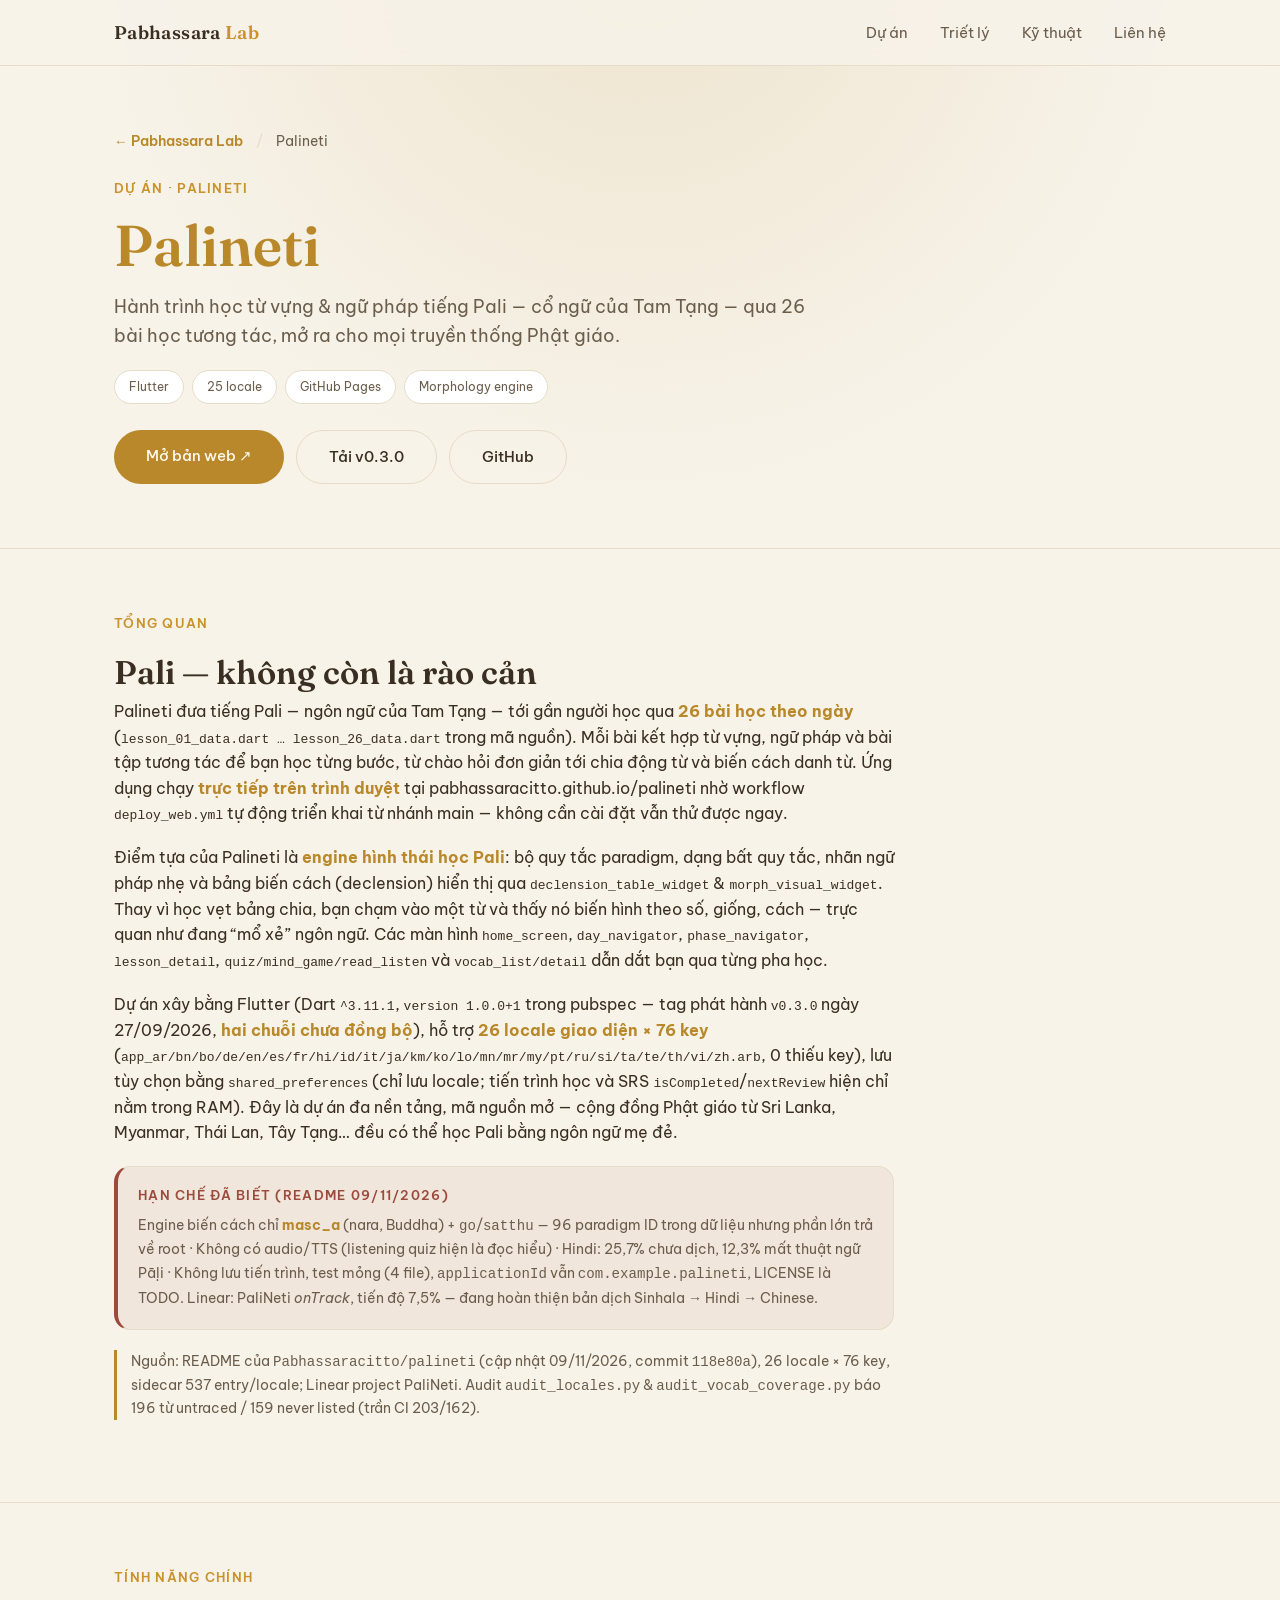
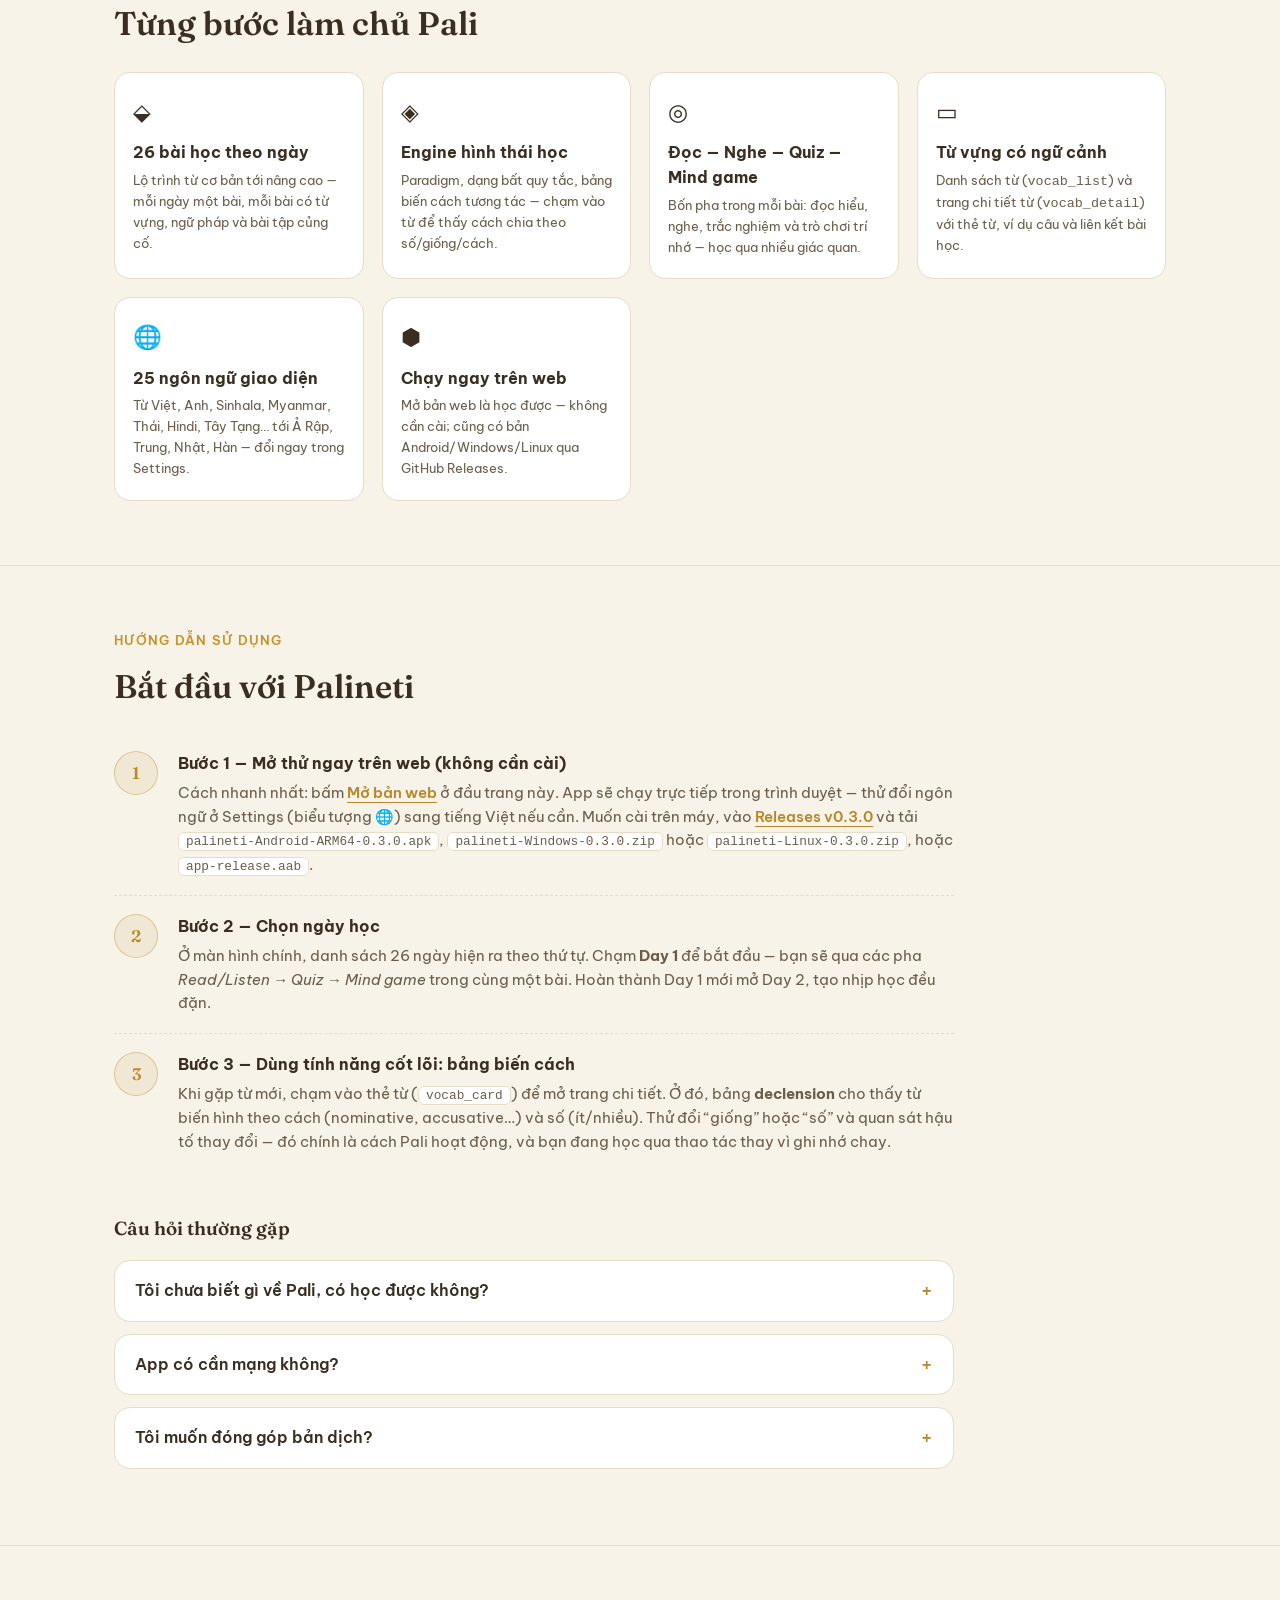
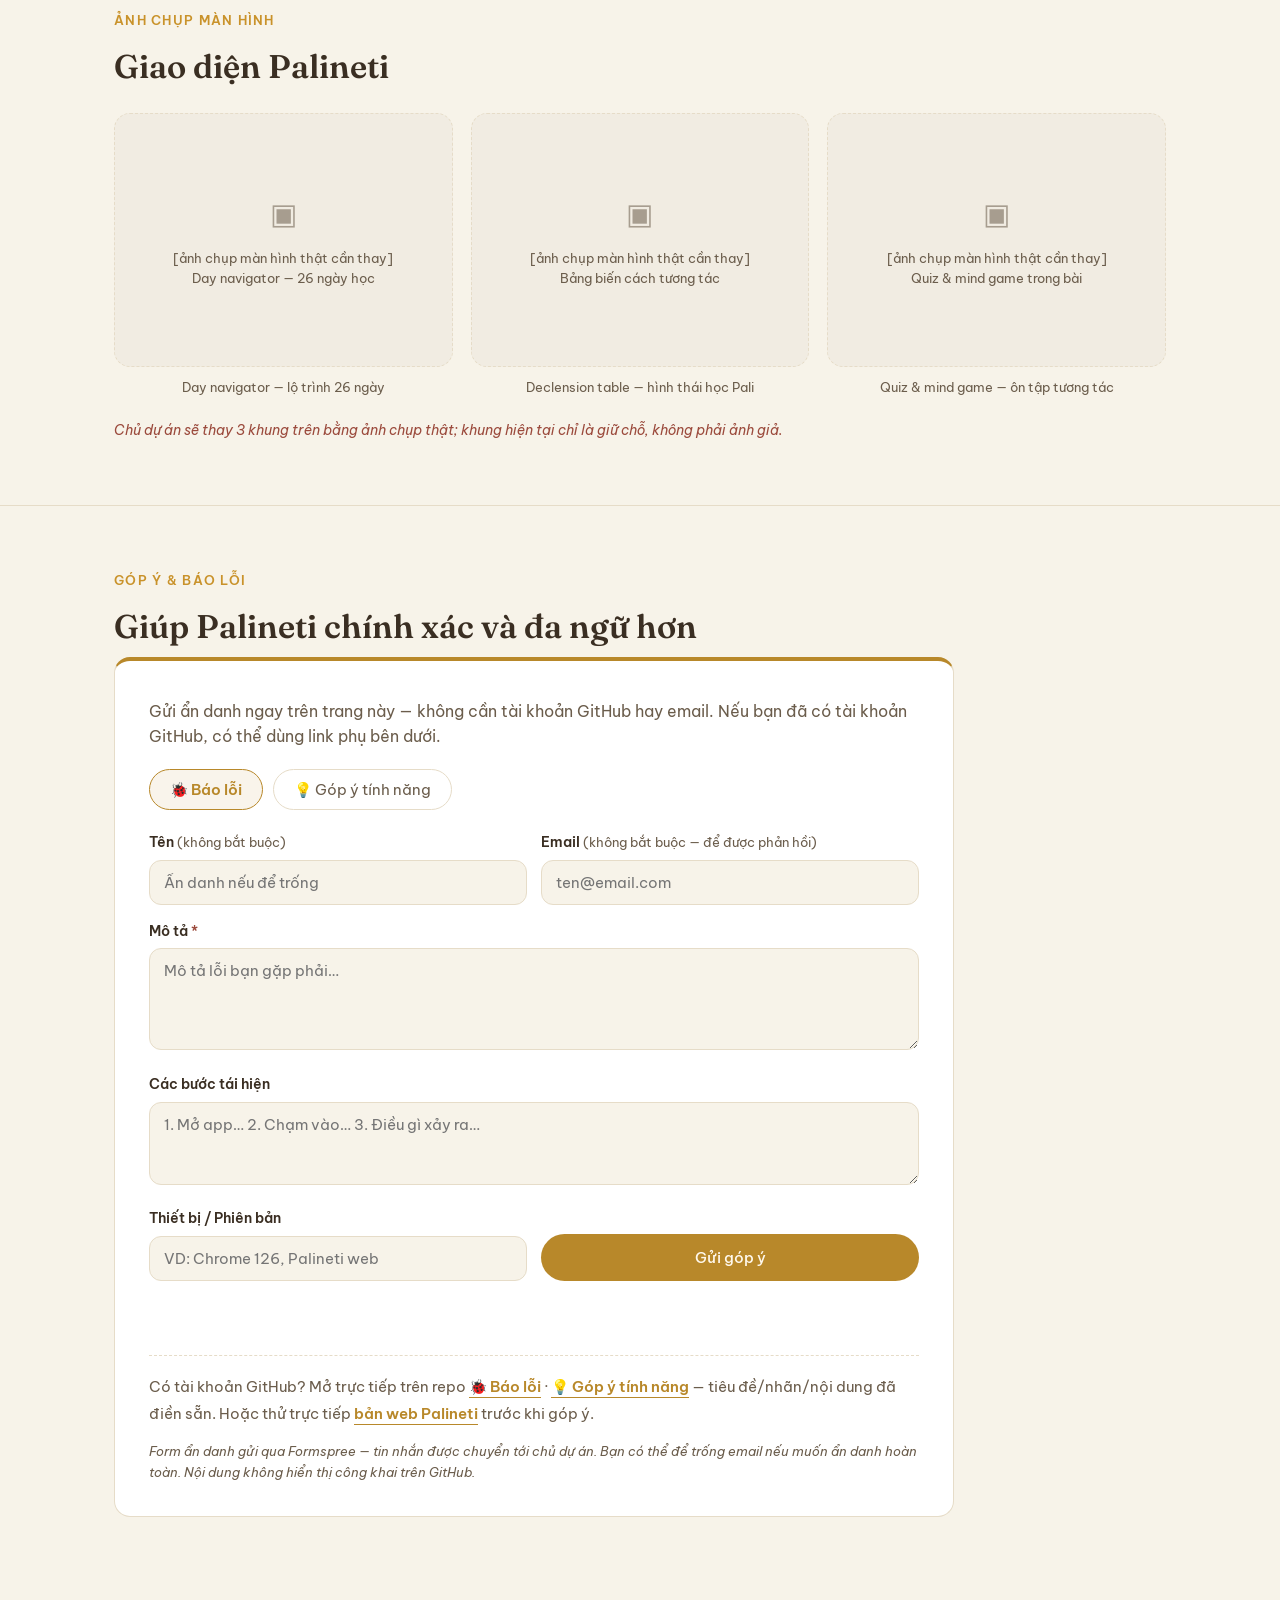
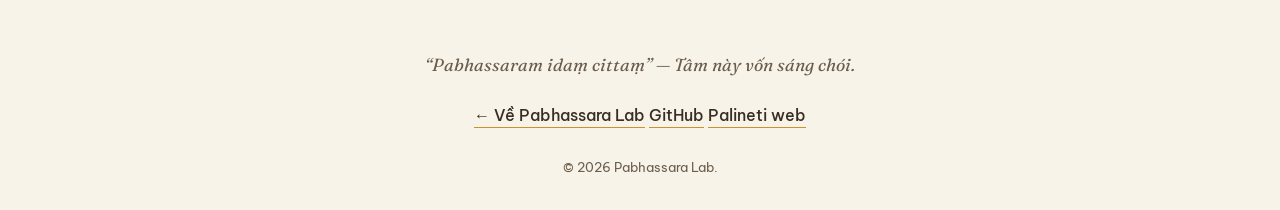
<file: palineti.html>
<!DOCTYPE html>
<html lang="vi">
<head>
<meta charset="UTF-8">
<meta name="viewport" content="width=device-width, initial-scale=1.0">
<title>Palineti — Học từ vựng &amp; ngữ pháp tiếng Pali | Pabhassara Lab</title>
<meta name="description" content="Palineti — hành trình học Pali cổ ngữ: 26 bài theo ngày, công cụ hình thái học, 25 locale, chạy trực tiếp trên web. Thử ngay trên GitHub Pages hoặc tải v0.3.0.">
<link rel="preconnect" href="https://fonts.googleapis.com">
<link rel="preconnect" href="https://fonts.gstatic.com" crossorigin>
<link href="https://fonts.googleapis.com/css2?family=Fraunces:ital,opsz,wght@0,9..144,300;0,9..144,500;0,9..144,600;1,9..144,400&family=Be+Vietnam+Pro:wght@300;400;500;600;700&display=swap" rel="stylesheet">
<link rel="stylesheet" href="style.css">
</head>
<body style="--accent:#B8882A;">

<nav class="nav">
  <div class="nav-inner">
    <a href="index.html" class="nav-logo">Pabhassara <span>Lab</span></a>
    <ul class="nav-links">
      <li><a href="index.html#projects">Dự án</a></li>
      <li><a href="index.html#philosophy">Triết lý</a></li>
      <li><a href="index.html#tech">Kỹ thuật</a></li>
      <li><a href="index.html#contact">Liên hệ</a></li>
    </ul>
  </div>
</nav>

<header class="detail-hero">
  <div class="container">
    <nav class="breadcrumb" aria-label="Breadcrumb">
      <a href="index.html">← Pabhassara Lab</a>
      <span class="breadcrumb-sep">/</span>
      <span aria-current="page">Palineti</span>
    </nav>
    <p class="section-label">Dự án · Palineti</p>
    <h1 class="detail-title">Palineti</h1>
    <p class="detail-tagline">Hành trình học từ vựng &amp; ngữ pháp tiếng Pali — cổ ngữ của Tam Tạng — qua 26 bài học tương tác, mở ra cho mọi truyền thống Phật giáo.</p>
    <div class="badges" style="margin-bottom:10px;">
      <span class="badge">Flutter</span>
      <span class="badge">25 locale</span>
      <span class="badge">GitHub Pages</span>
      <span class="badge">Morphology engine</span>
    </div>
    <div class="detail-actions">
      <a href="https://pabhassaracitto.github.io/palineti/" class="btn btn-primary btn-app" target="_blank" rel="noopener">Mở bản web ↗</a>
      <a href="https://github.com/Pabhassaracitto/palineti/releases/tag/v0.3.0" class="btn btn-ghost" target="_blank" rel="noopener">Tải v0.3.0</a>
      <a href="https://github.com/Pabhassaracitto/palineti" class="btn btn-ghost" target="_blank" rel="noopener">GitHub</a>
    </div>
  </div>
</header>

<section class="detail-section overview-text fade-in">
  <div class="container">
    <p class="section-label">Tổng quan</p>
    <h2 class="section-title">Pali — không còn là rào cản</h2>
    <p>Palineti đưa tiếng Pali — ngôn ngữ của Tam Tạng — tới gần người học qua <strong>26 bài học theo ngày</strong> (<code>lesson_01_data.dart … lesson_26_data.dart</code> trong mã nguồn). Mỗi bài kết hợp từ vựng, ngữ pháp và bài tập tương tác để bạn học từng bước, từ chào hỏi đơn giản tới chia động từ và biến cách danh từ. Ứng dụng chạy <strong>trực tiếp trên trình duyệt</strong> tại <a href="https://pabhassaracitto.github.io/palineti/" target="_blank" rel="noopener">pabhassaracitto.github.io/palineti</a> nhờ workflow <code>deploy_web.yml</code> tự động triển khai từ nhánh main — không cần cài đặt vẫn thử được ngay.</p>
    <p>Điểm tựa của Palineti là <strong>engine hình thái học Pali</strong>: bộ quy tắc paradigm, dạng bất quy tắc, nhãn ngữ pháp nhẹ và bảng biến cách (declension) hiển thị qua <code>declension_table_widget</code> &amp; <code>morph_visual_widget</code>. Thay vì học vẹt bảng chia, bạn chạm vào một từ và thấy nó biến hình theo số, giống, cách — trực quan như đang “mổ xẻ” ngôn ngữ. Các màn hình <code>home_screen</code>, <code>day_navigator</code>, <code>phase_navigator</code>, <code>lesson_detail</code>, <code>quiz/mind_game/read_listen</code> và <code>vocab_list/detail</code> dẫn dắt bạn qua từng pha học.</p>
    <p>Dự án xây bằng Flutter (Dart <code>^3.11.1</code>, <code>version 1.0.0+1</code> trong pubspec — tag phát hành <code>v0.3.0</code> ngày 27/09/2026, <strong>hai chuỗi chưa đồng bộ</strong>), hỗ trợ <strong>26 locale giao diện × 76 key</strong> (<code>app_ar/bn/bo/de/en/es/fr/hi/id/it/ja/km/ko/lo/mn/mr/my/pt/ru/si/ta/te/th/vi/zh.arb</code>, 0 thiếu key), lưu tùy chọn bằng <code>shared_preferences</code> (chỉ lưu locale; tiến trình học và SRS <code>isCompleted</code>/<code>nextReview</code> hiện chỉ nằm trong RAM). Đây là dự án đa nền tảng, mã nguồn mở — cộng đồng Phật giáo từ Sri Lanka, Myanmar, Thái Lan, Tây Tạng… đều có thể học Pali bằng ngôn ngữ mẹ đẻ.</p>
    <div style="background:rgba(155,74,60,0.08);border:1px solid var(--border);border-left:4px solid var(--terracotta);border-radius:var(--radius);padding:18px 20px;margin:20px 0;max-width:780px;">
      <p class="section-label" style="margin-bottom:8px;color:var(--terracotta);">Hạn chế đã biết (README 09/11/2026)</p>
      <p style="font-size:0.88rem;color:var(--text-soft);margin:0;line-height:1.7;">Engine biến cách chỉ <strong>masc_a</strong> (nara, Buddha) + <code>go</code>/<code>satthu</code> — 96 paradigm ID trong dữ liệu nhưng phần lớn trả về root · Không có audio/TTS (listening quiz hiện là đọc hiểu) · Hindi: 25,7% chưa dịch, 12,3% mất thuật ngữ Pāḷi · Không lưu tiến trình, test mỏng (4 file), <code>applicationId</code> vẫn <code>com.example.palineti</code>, LICENSE là TODO. Linear: PaliNeti <em>onTrack</em>, tiến độ 7,5% — đang hoàn thiện bản dịch Sinhala → Hindi → Chinese.</p>
    </div>
    <p class="overview-note">Nguồn: README của <code>Pabhassaracitto/palineti</code> (cập nhật 09/11/2026, commit <code>118e80a</code>), 26 locale × 76 key, sidecar 537 entry/locale; Linear project PaliNeti. Audit <code>audit_locales.py</code> &amp; <code>audit_vocab_coverage.py</code> báo 196 từ untraced / 159 never listed (trần CI 203/162).</p>
  </div>
</section>

<section class="detail-section fade-in">
  <div class="container">
    <p class="section-label">Tính năng chính</p>
    <h2 class="section-title">Từng bước làm chủ Pali</h2>
    <div class="feature-grid">
      <article class="feature-item">
        <span class="feature-icon">⬙</span>
        <h4>26 bài học theo ngày</h4>
        <p>Lộ trình từ cơ bản tới nâng cao — mỗi ngày một bài, mỗi bài có từ vựng, ngữ pháp và bài tập củng cố.</p>
      </article>
      <article class="feature-item">
        <span class="feature-icon">◈</span>
        <h4>Engine hình thái học</h4>
        <p>Paradigm, dạng bất quy tắc, bảng biến cách tương tác — chạm vào từ để thấy cách chia theo số/giống/cách.</p>
      </article>
      <article class="feature-item">
        <span class="feature-icon">◎</span>
        <h4>Đọc — Nghe — Quiz — Mind game</h4>
        <p>Bốn pha trong mỗi bài: đọc hiểu, nghe, trắc nghiệm và trò chơi trí nhớ — học qua nhiều giác quan.</p>
      </article>
      <article class="feature-item">
        <span class="feature-icon">▭</span>
        <h4>Từ vựng có ngữ cảnh</h4>
        <p>Danh sách từ (<code>vocab_list</code>) và trang chi tiết từ (<code>vocab_detail</code>) với thẻ từ, ví dụ câu và liên kết bài học.</p>
      </article>
      <article class="feature-item">
        <span class="feature-icon">🌐</span>
        <h4>25 ngôn ngữ giao diện</h4>
        <p>Từ Việt, Anh, Sinhala, Myanmar, Thái, Hindi, Tây Tạng… tới Ả Rập, Trung, Nhật, Hàn — đổi ngay trong Settings.</p>
      </article>
      <article class="feature-item">
        <span class="feature-icon">⬢</span>
        <h4>Chạy ngay trên web</h4>
        <p>Mở <a href="https://pabhassaracitto.github.io/palineti/" target="_blank" rel="noopener">bản web</a> là học được — không cần cài; cũng có bản Android/Windows/Linux qua GitHub Releases.</p>
      </article>
    </div>
  </div>
</section>

<section class="detail-section fade-in">
  <div class="container">
    <p class="section-label">Hướng dẫn sử dụng</p>
    <h2 class="section-title">Bắt đầu với Palineti</h2>

    <ol class="steps">
      <li class="step">
        <span class="step-num">1</span>
        <div class="step-body">
          <h4>Bước 1 — Mở thử ngay trên web (không cần cài)</h4>
          <p>Cách nhanh nhất: bấm <a href="https://pabhassaracitto.github.io/palineti/" target="_blank" rel="noopener">Mở bản web</a> ở đầu trang này. App sẽ chạy trực tiếp trong trình duyệt — thử đổi ngôn ngữ ở Settings (biểu tượng 🌐) sang tiếng Việt nếu cần. Muốn cài trên máy, vào <a href="https://github.com/Pabhassaracitto/palineti/releases/tag/v0.3.0" target="_blank" rel="noopener">Releases v0.3.0</a> và tải <code>palineti-Android-ARM64-0.3.0.apk</code>, <code>palineti-Windows-0.3.0.zip</code> hoặc <code>palineti-Linux-0.3.0.zip</code>, hoặc <code>app-release.aab</code>.</p>
        </div>
      </li>
      <li class="step">
        <span class="step-num">2</span>
        <div class="step-body">
          <h4>Bước 2 — Chọn ngày học</h4>
          <p>Ở màn hình chính, danh sách 26 ngày hiện ra theo thứ tự. Chạm <strong>Day 1</strong> để bắt đầu — bạn sẽ qua các pha <em>Read/Listen → Quiz → Mind game</em> trong cùng một bài. Hoàn thành Day 1 mới mở Day 2, tạo nhịp học đều đặn.</p>
        </div>
      </li>
      <li class="step">
        <span class="step-num">3</span>
        <div class="step-body">
          <h4>Bước 3 — Dùng tính năng cốt lõi: bảng biến cách</h4>
          <p>Khi gặp từ mới, chạm vào thẻ từ (<code>vocab_card</code>) để mở trang chi tiết. Ở đó, bảng <strong>declension</strong> cho thấy từ biến hình theo cách (nominative, accusative…) và số (ít/nhiều). Thử đổi “giống” hoặc “số” và quan sát hậu tố thay đổi — đó chính là cách Pali hoạt động, và bạn đang học qua thao tác thay vì ghi nhớ chay.</p>
        </div>
      </li>
    </ol>

    <h3 class="faq-title">Câu hỏi thường gặp</h3>
    <div class="faq">
      <details>
        <summary>Tôi chưa biết gì về Pali, có học được không?</summary>
        <p>Có. 26 bài được xếp từ dễ tới khó — Day 1 bắt đầu với chào hỏi và từ đơn giản, mỗi bài chỉ thêm một ít ngữ pháp mới. Bạn có thể học ngay trên web mà không cần chuẩn bị gì.</p>
      </details>
      <details>
        <summary>App có cần mạng không?</summary>
        <p>Bản web cần mạng lần đầu để tải; sau đó nội dung bài học nằm trong app. Bản cài đặt (APK/zip) chạy offline sau khi cài xong.</p>
      </details>
      <details>
        <summary>Tôi muốn đóng góp bản dịch?</summary>
        <p>Dự án dùng <code>lib/l10n/*.arb</code> cho bản dịch (25 locale hiện có). Bạn có thể mở issue trên GitHub để trao đổi về locale mới — xem khối Góp ý bên dưới.</p>
      </details>
    </div>
  </div>
</section>

<section class="detail-section fade-in">
  <div class="container">
    <p class="section-label">Ảnh chụp màn hình</p>
    <h2 class="section-title">Giao diện Palineti</h2>
    <div class="shot-grid">
      <figure>
        <div class="shot-placeholder">
          <span class="shot-icon">▣</span>
          <p>[ảnh chụp màn hình thật cần thay]<br>Day navigator — 26 ngày học</p>
        </div>
        <figcaption class="shot-caption">Day navigator — lộ trình 26 ngày</figcaption>
      </figure>
      <figure>
        <div class="shot-placeholder">
          <span class="shot-icon">▣</span>
          <p>[ảnh chụp màn hình thật cần thay]<br>Bảng biến cách tương tác</p>
        </div>
        <figcaption class="shot-caption">Declension table — hình thái học Pali</figcaption>
      </figure>
      <figure>
        <div class="shot-placeholder">
          <span class="shot-icon">▣</span>
          <p>[ảnh chụp màn hình thật cần thay]<br>Quiz &amp; mind game trong bài</p>
        </div>
        <figcaption class="shot-caption">Quiz &amp; mind game — ôn tập tương tác</figcaption>
      </figure>
    </div>
    <p class="shot-note">Chủ dự án sẽ thay 3 khung trên bằng ảnh chụp thật; khung hiện tại chỉ là giữ chỗ, không phải ảnh giả.</p>
  </div>
</section>

<section class="detail-section fade-in" id="gop-y">
  <div class="container">
    <p class="section-label">Góp ý &amp; báo lỗi</p>
    <h2 class="section-title">Giúp Palineti chính xác và đa ngữ hơn</h2>
    <div class="feedback-block">
      <p class="feedback-lead">Gửi ẩn danh ngay trên trang này — không cần tài khoản GitHub hay email. Nếu bạn đã có tài khoản GitHub, có thể dùng link phụ bên dưới.</p>

      <form id="feedback-form" data-app="Palineti" data-formspree="https://formspree.io/f/xwlldgze" novalidate>
        <input type="hidden" name="app" value="Palineti">
        <input type="hidden" name="_subject" value="[Bug] Palineti — báo lỗi từ Pabhassara Lab">
        <input type="text" name="_gotcha" class="hp-field" tabindex="-1" autocomplete="off" aria-hidden="true">
        <div class="feedback-tabs" role="group" aria-label="Loại góp ý">
          <button type="button" class="ftype-btn active" data-type="bug" aria-pressed="true">🐞 Báo lỗi</button>
          <button type="button" class="ftype-btn" data-type="enhancement" aria-pressed="false">💡 Góp ý tính năng</button>
        </div>
        <input type="hidden" name="type" value="bug">
        <div class="f-row">
          <div class="f-field">
            <label for="fb-name-pali">Tên <span class="optional">(không bắt buộc)</span></label>
            <input id="fb-name-pali" name="name" type="text" placeholder="Ẩn danh nếu để trống">
          </div>
          <div class="f-field">
            <label for="fb-contact-pali">Email <span class="optional">(không bắt buộc — để được phản hồi)</span></label>
            <input id="fb-contact-pali" name="email" type="email" placeholder="ten@email.com">
          </div>
        </div>
        <div class="f-field">
          <label for="fb-message-pali">Mô tả <span class="req">*</span></label>
          <textarea id="fb-message-pali" name="message" rows="4" required placeholder="Mô tả lỗi bạn gặp phải…"></textarea>
        </div>
        <div class="f-field">
          <label for="fb-details-pali" data-detail-label>C&aacute;c bước t&aacute;i hiện</label>
          <textarea id="fb-details-pali" name="details" rows="3" placeholder="1. Mở app… 2. Chạm vào… 3. Điều gì xảy ra…"></textarea>
        </div>
        <div class="f-row">
          <div class="f-field">
            <label for="fb-device-pali">Thiết bị / Phiên bản</label>
            <input id="fb-device-pali" name="device" type="text" placeholder="VD: Chrome 126, Palineti web">
          </div>
          <div class="f-field" style="display:flex;align-items:flex-end;">
            <button type="submit" class="btn btn-primary btn-app feedback-submit" style="width:100%;">Gửi góp ý</button>
          </div>
        </div>
        <p class="form-status" role="status" aria-live="polite"></p>
      </form>

      <div class="feedback-alt">
        Có tài khoản GitHub? Mở trực tiếp trên repo
        <a href="https://github.com/Pabhassaracitto/palineti/issues/new?title=%5BBug%5D%20&labels=bug&body=**M%C3%B4%20t%E1%BA%A3%20l%E1%BB%97i%3A**%0A%0A**C%C3%A1c%20b%C6%B0%E1%BB%9Bc%20t%C3%A1i%20hi%E1%BB%87n%3A**%0A%0A**Thi%E1%BA%BFt%20b%E1%BB%8B%2FPhi%C3%AAn%20b%E1%BA%A3n%3A**" target="_blank" rel="noopener">🐞 Báo lỗi</a>
        ·
        <a href="https://github.com/Pabhassaracitto/palineti/issues/new?title=%5B%C4%90%E1%BB%81%20xu%E1%BA%A5t%5D&labels=enhancement&body=**T%C3%B4i%20mu%E1%BB%91n...**%0A%0A**V%E1%BA%A5n%20%C4%91%E1%BB%81%20c%E1%BA%A7n%20gi%E1%BA%A3i%20quy%E1%BA%BFt%3A**%0A%0A**%C4%90%E1%BB%81%20xu%E1%BA%A5t%20c%E1%BB%A7a%20t%C3%B4i%3A**" target="_blank" rel="noopener">💡 Góp ý tính năng</a>
        — tiêu đề/nhãn/nội dung đã điền sẵn. Hoặc thử trực tiếp <a href="https://pabhassaracitto.github.io/palineti/" target="_blank" rel="noopener">bản web Palineti</a> trước khi góp ý.
      </div>
      <p class="privacy-note">Form ẩn danh gửi qua Formspree — tin nhắn được chuyển tới chủ dự án. Bạn có thể để trống email nếu muốn ẩn danh hoàn toàn. Nội dung không hiển thị công khai trên GitHub.</p>
    </div>
  </div>
</section>

<footer id="contact" class="footer">
  <div class="container fade-in">
    <p class="footer-quote">“Pabhassaram idaṃ cittaṃ” — Tâm này vốn sáng chói.</p>
    <div class="footer-links">
      <a href="index.html">← Về Pabhassara Lab</a>
      <a href="https://github.com/Pabhassaracitto" target="_blank" rel="noopener">GitHub</a>
      <a href="https://pabhassaracitto.github.io/palineti/" target="_blank" rel="noopener">Palineti web</a>
    </div>
    <p class="footer-copy">© 2026 Pabhassara Lab.</p>
  </div>
</footer>

<script src="script.js"></script>
<script src="feedback.js"></script>
</body>
</html>
</file>
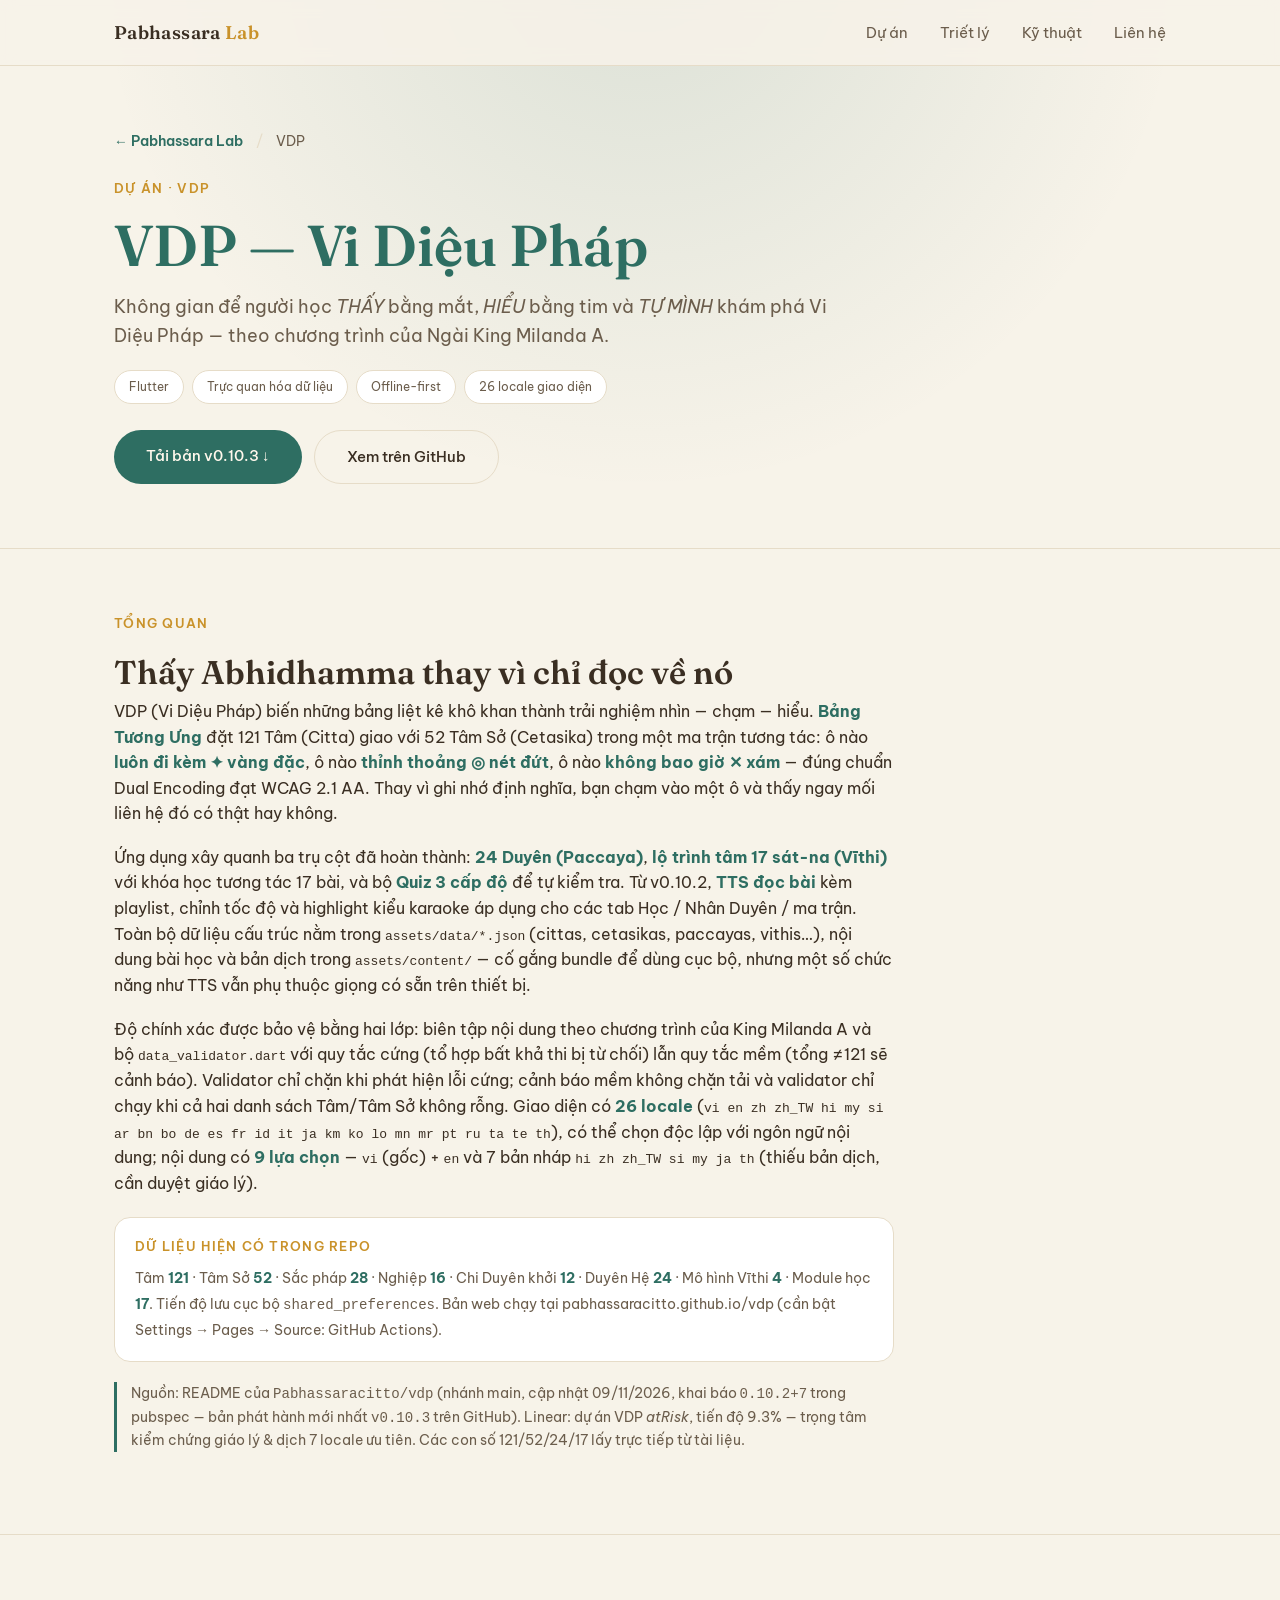
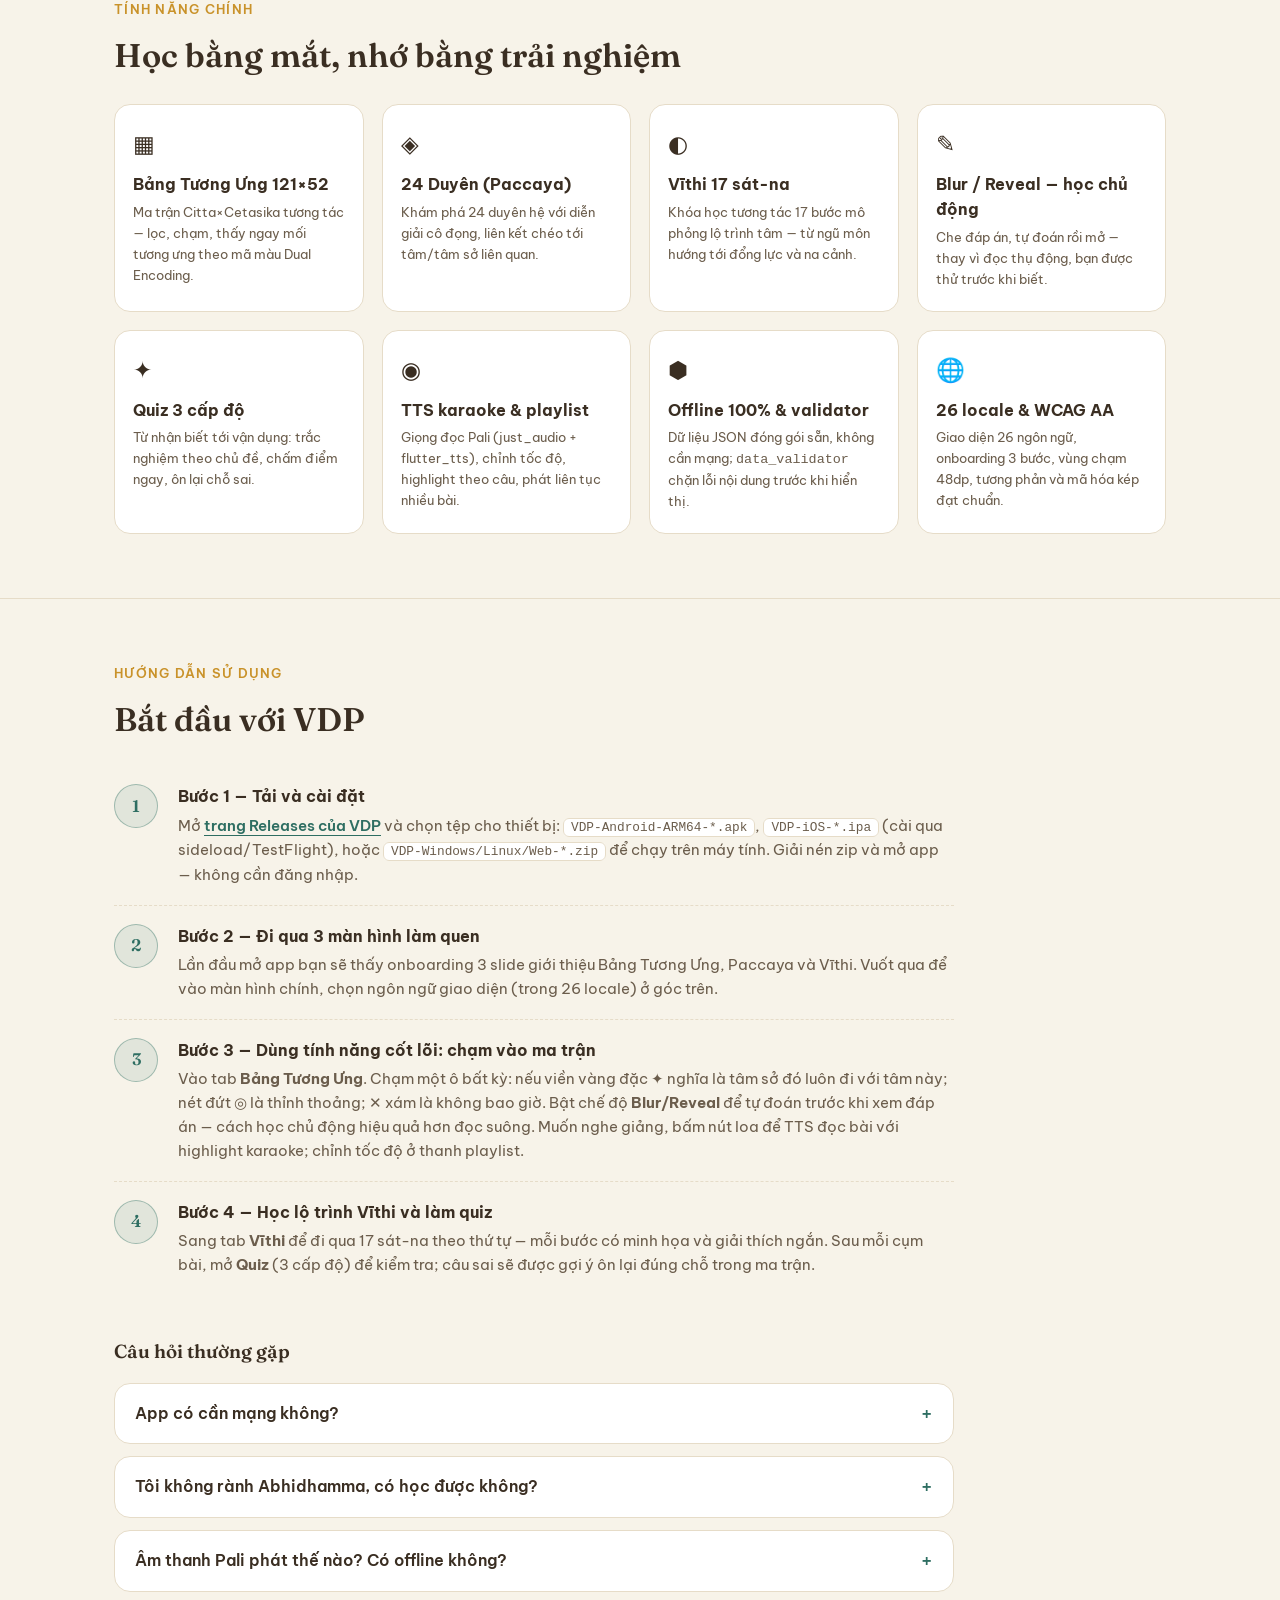
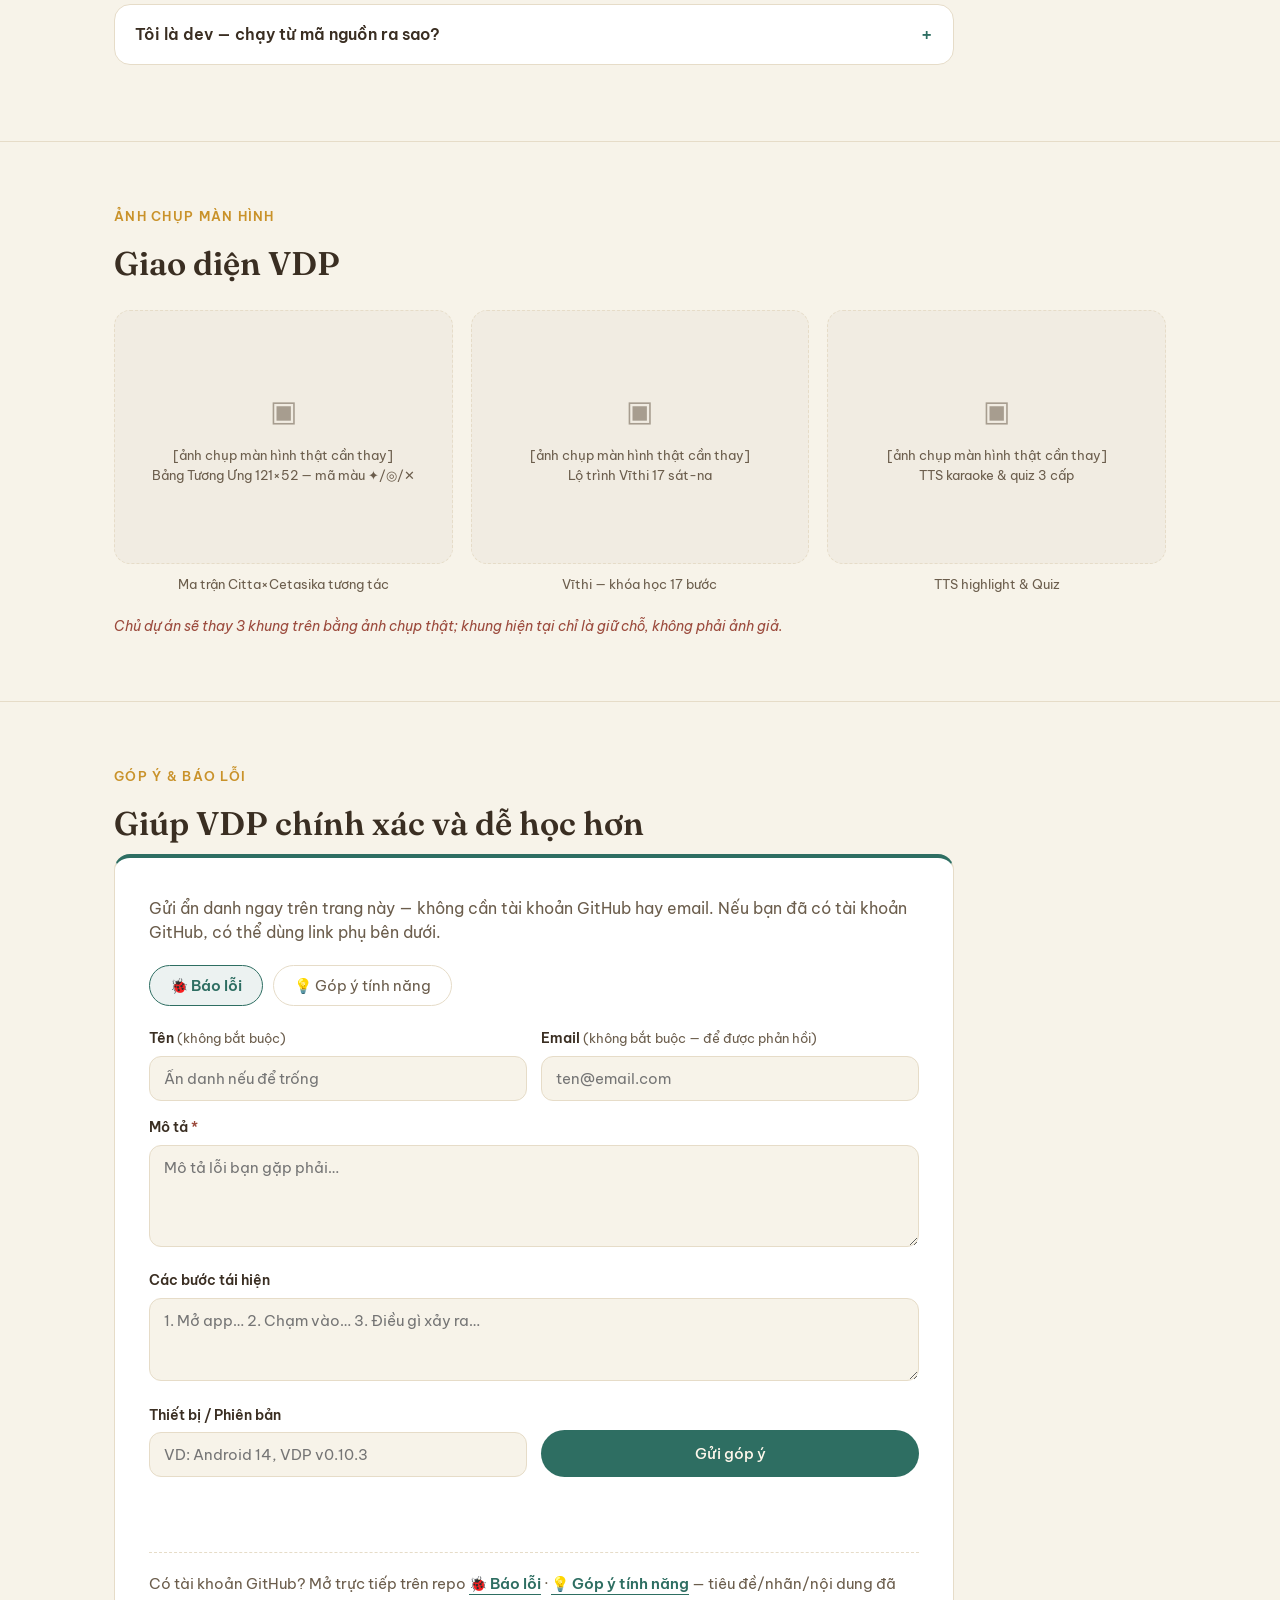
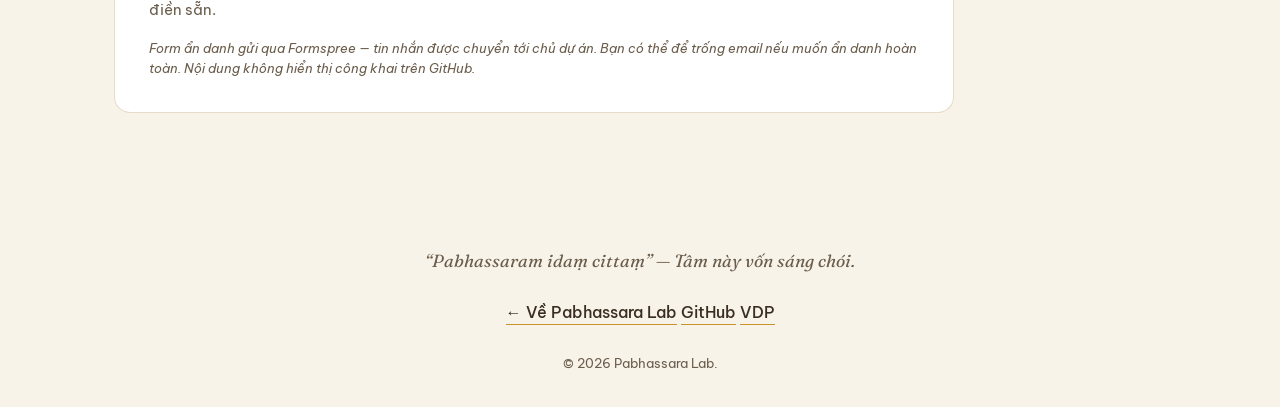
<file: vdp.html>
<!DOCTYPE html>
<html lang="vi">
<head>
<meta charset="UTF-8">
<meta name="viewport" content="width=device-width, initial-scale=1.0">
<title>VDP — Vi Diệu Pháp: 121 Tâm × 52 Tâm Sở, Paccaya, Vīthi | Pabhassara Lab</title>
<meta name="description" content="VDP — học Vi Diệu Pháp bằng trực quan: ma trận 121 Tâm × 52 Tâm Sở, 24 Duyên, lộ trình Vīthi 17 sát-na. Offline 100%, quiz 3 cấp, TTS karaoke. Tải v0.10.3.">
<link rel="preconnect" href="https://fonts.googleapis.com">
<link rel="preconnect" href="https://fonts.gstatic.com" crossorigin>
<link href="https://fonts.googleapis.com/css2?family=Fraunces:ital,opsz,wght@0,9..144,300;0,9..144,500;0,9..144,600;1,9..144,400&family=Be+Vietnam+Pro:wght@300;400;500;600;700&display=swap" rel="stylesheet">
<link rel="stylesheet" href="style.css">
</head>
<body style="--accent:#2E6E62;">

<nav class="nav">
  <div class="nav-inner">
    <a href="index.html" class="nav-logo">Pabhassara <span>Lab</span></a>
    <ul class="nav-links">
      <li><a href="index.html#projects">Dự án</a></li>
      <li><a href="index.html#philosophy">Triết lý</a></li>
      <li><a href="index.html#tech">Kỹ thuật</a></li>
      <li><a href="index.html#contact">Liên hệ</a></li>
    </ul>
  </div>
</nav>

<header class="detail-hero">
  <div class="container">
    <nav class="breadcrumb" aria-label="Breadcrumb">
      <a href="index.html">← Pabhassara Lab</a>
      <span class="breadcrumb-sep">/</span>
      <span aria-current="page">VDP</span>
    </nav>
    <p class="section-label">Dự án · VDP</p>
    <h1 class="detail-title">VDP — Vi Diệu Pháp</h1>
    <p class="detail-tagline">Không gian để người học <em>THẤY</em> bằng mắt, <em>HIỂU</em> bằng tim và <em>TỰ MÌNH</em> khám phá Vi Diệu Pháp — theo chương trình của Ngài King Milanda A.</p>
    <div class="badges" style="margin-bottom:10px;">
      <span class="badge">Flutter</span>
      <span class="badge">Trực quan hóa dữ liệu</span>
      <span class="badge">Offline-first</span>
      <span class="badge">26 locale giao diện</span>
    </div>
    <div class="detail-actions">
      <a href="https://github.com/Pabhassaracitto/vdp/releases/tag/v0.10.3" class="btn btn-primary btn-app" target="_blank" rel="noopener">Tải bản v0.10.3 ↓</a>
      <a href="https://github.com/Pabhassaracitto/vdp" class="btn btn-ghost" target="_blank" rel="noopener">Xem trên GitHub</a>
    </div>
  </div>
</header>

<section class="detail-section overview-text fade-in">
  <div class="container">
    <p class="section-label">Tổng quan</p>
    <h2 class="section-title">Thấy Abhidhamma thay vì chỉ đọc về nó</h2>
    <p>VDP (Vi Diệu Pháp) biến những bảng liệt kê khô khan thành trải nghiệm nhìn — chạm — hiểu. <strong>Bảng Tương Ưng</strong> đặt 121 Tâm (Citta) giao với 52 Tâm Sở (Cetasika) trong một ma trận tương tác: ô nào <strong>luôn đi kèm ✦ vàng đặc</strong>, ô nào <strong>thỉnh thoảng ◎ nét đứt</strong>, ô nào <strong>không bao giờ ✕ xám</strong> — đúng chuẩn Dual Encoding đạt WCAG 2.1 AA. Thay vì ghi nhớ định nghĩa, bạn chạm vào một ô và thấy ngay mối liên hệ đó có thật hay không.</p>
    <p>Ứng dụng xây quanh ba trụ cột đã hoàn thành: <strong>24 Duyên (Paccaya)</strong>, <strong>lộ trình tâm 17 sát-na (Vīthi)</strong> với khóa học tương tác 17 bài, và bộ <strong>Quiz 3 cấp độ</strong> để tự kiểm tra. Từ v0.10.2, <strong>TTS đọc bài</strong> kèm playlist, chỉnh tốc độ và highlight kiểu karaoke áp dụng cho các tab Học / Nhân Duyên / ma trận. Toàn bộ dữ liệu cấu trúc nằm trong <code>assets/data/*.json</code> (cittas, cetasikas, paccayas, vithis…), nội dung bài học và bản dịch trong <code>assets/content/</code> — cố gắng bundle để dùng cục bộ, nhưng một số chức năng như TTS vẫn phụ thuộc giọng có sẵn trên thiết bị.</p>
    <p>Độ chính xác được bảo vệ bằng hai lớp: biên tập nội dung theo chương trình của King Milanda A và bộ <code>data_validator.dart</code> với quy tắc cứng (tổ hợp bất khả thi bị từ chối) lẫn quy tắc mềm (tổng ≠121 sẽ cảnh báo). Validator chỉ chặn khi phát hiện lỗi cứng; cảnh báo mềm không chặn tải và validator chỉ chạy khi cả hai danh sách Tâm/Tâm Sở không rỗng. Giao diện có <strong>26 locale</strong> (<code>vi en zh zh_TW hi my si ar bn bo de es fr id it ja km ko lo mn mr pt ru ta te th</code>), có thể chọn độc lập với ngôn ngữ nội dung; nội dung có <strong>9 lựa chọn</strong> — <code>vi</code> (gốc) + <code>en</code> và 7 bản nháp <code>hi zh zh_TW si my ja th</code> (thiếu bản dịch, cần duyệt giáo lý).</p>
    <div style="background:var(--bg-elevated);border:1px solid var(--border);border-radius:var(--radius);padding:18px 20px;margin:20px 0;max-width:780px;">
      <p class="section-label" style="margin-bottom:10px;">Dữ liệu hiện có trong repo</p>
      <p style="font-size:0.88rem;color:var(--text-soft);margin:0;line-height:1.8;">Tâm <strong>121</strong> · Tâm Sở <strong>52</strong> · Sắc pháp <strong>28</strong> · Nghiệp <strong>16</strong> · Chi Duyên khởi <strong>12</strong> · Duyên Hệ <strong>24</strong> · Mô hình Vīthi <strong>4</strong> · Module học <strong>17</strong>. Tiến độ lưu cục bộ <code>shared_preferences</code>. Bản web chạy tại <a href="https://pabhassaracitto.github.io/vdp/" target="_blank" rel="noopener">pabhassaracitto.github.io/vdp</a> (cần bật Settings → Pages → Source: GitHub Actions).</p>
    </div>
    <p class="overview-note">Nguồn: README của <code>Pabhassaracitto/vdp</code> (nhánh main, cập nhật 09/11/2026, khai báo <code>0.10.2+7</code> trong pubspec — bản phát hành mới nhất <code>v0.10.3</code> trên GitHub). Linear: dự án VDP <em>atRisk</em>, tiến độ 9.3% — trọng tâm kiểm chứng giáo lý &amp; dịch 7 locale ưu tiên. Các con số 121/52/24/17 lấy trực tiếp từ tài liệu.</p>
  </div>
</section>

<section class="detail-section fade-in">
  <div class="container">
    <p class="section-label">Tính năng chính</p>
    <h2 class="section-title">Học bằng mắt, nhớ bằng trải nghiệm</h2>
    <div class="feature-grid">
      <article class="feature-item">
        <span class="feature-icon">▦</span>
        <h4>Bảng Tương Ưng 121×52</h4>
        <p>Ma trận Citta×Cetasika tương tác — lọc, chạm, thấy ngay mối tương ưng theo mã màu Dual Encoding.</p>
      </article>
      <article class="feature-item">
        <span class="feature-icon">◈</span>
        <h4>24 Duyên (Paccaya)</h4>
        <p>Khám phá 24 duyên hệ với diễn giải cô đọng, liên kết chéo tới tâm/tâm sở liên quan.</p>
      </article>
      <article class="feature-item">
        <span class="feature-icon">◐</span>
        <h4>Vīthi 17 sát-na</h4>
        <p>Khóa học tương tác 17 bước mô phỏng lộ trình tâm — từ ngũ môn hướng tới đổng lực và na cảnh.</p>
      </article>
      <article class="feature-item">
        <span class="feature-icon">✎</span>
        <h4>Blur / Reveal — học chủ động</h4>
        <p>Che đáp án, tự đoán rồi mở — thay vì đọc thụ động, bạn được thử trước khi biết.</p>
      </article>
      <article class="feature-item">
        <span class="feature-icon">✦</span>
        <h4>Quiz 3 cấp độ</h4>
        <p>Từ nhận biết tới vận dụng: trắc nghiệm theo chủ đề, chấm điểm ngay, ôn lại chỗ sai.</p>
      </article>
      <article class="feature-item">
        <span class="feature-icon">◉</span>
        <h4>TTS karaoke &amp; playlist</h4>
        <p>Giọng đọc Pali (just_audio + flutter_tts), chỉnh tốc độ, highlight theo câu, phát liên tục nhiều bài.</p>
      </article>
      <article class="feature-item">
        <span class="feature-icon">⬢</span>
        <h4>Offline 100% &amp; validator</h4>
        <p>Dữ liệu JSON đóng gói sẵn, không cần mạng; <code>data_validator</code> chặn lỗi nội dung trước khi hiển thị.</p>
      </article>
      <article class="feature-item">
        <span class="feature-icon">🌐</span>
        <h4>26 locale &amp; WCAG AA</h4>
        <p>Giao diện 26 ngôn ngữ, onboarding 3 bước, vùng chạm 48dp, tương phản và mã hóa kép đạt chuẩn.</p>
      </article>
    </div>
  </div>
</section>

<section class="detail-section fade-in">
  <div class="container">
    <p class="section-label">Hướng dẫn sử dụng</p>
    <h2 class="section-title">Bắt đầu với VDP</h2>

    <ol class="steps">
      <li class="step">
        <span class="step-num">1</span>
        <div class="step-body">
          <h4>Bước 1 — Tải và cài đặt</h4>
          <p>Mở <a href="https://github.com/Pabhassaracitto/vdp/releases/tag/v0.10.3" target="_blank" rel="noopener">trang Releases của VDP</a> và chọn tệp cho thiết bị: <code>VDP-Android-ARM64-*.apk</code>, <code>VDP-iOS-*.ipa</code> (cài qua sideload/TestFlight), hoặc <code>VDP-Windows/Linux/Web-*.zip</code> để chạy trên máy tính. Giải nén zip và mở app — không cần đăng nhập.</p>
        </div>
      </li>
      <li class="step">
        <span class="step-num">2</span>
        <div class="step-body">
          <h4>Bước 2 — Đi qua 3 màn hình làm quen</h4>
          <p>Lần đầu mở app bạn sẽ thấy onboarding 3 slide giới thiệu Bảng Tương Ưng, Paccaya và Vīthi. Vuốt qua để vào màn hình chính, chọn ngôn ngữ giao diện (trong 26 locale) ở góc trên.</p>
        </div>
      </li>
      <li class="step">
        <span class="step-num">3</span>
        <div class="step-body">
          <h4>Bước 3 — Dùng tính năng cốt lõi: chạm vào ma trận</h4>
          <p>Vào tab <strong>Bảng Tương Ưng</strong>. Chạm một ô bất kỳ: nếu viền vàng đặc ✦ nghĩa là tâm sở đó luôn đi với tâm này; nét đứt ◎ là thỉnh thoảng; ✕ xám là không bao giờ. Bật chế độ <strong>Blur/Reveal</strong> để tự đoán trước khi xem đáp án — cách học chủ động hiệu quả hơn đọc suông. Muốn nghe giảng, bấm nút loa để TTS đọc bài với highlight karaoke; chỉnh tốc độ ở thanh playlist.</p>
        </div>
      </li>
      <li class="step">
        <span class="step-num">4</span>
        <div class="step-body">
          <h4>Bước 4 — Học lộ trình Vīthi và làm quiz</h4>
          <p>Sang tab <strong>Vīthi</strong> để đi qua 17 sát-na theo thứ tự — mỗi bước có minh họa và giải thích ngắn. Sau mỗi cụm bài, mở <strong>Quiz</strong> (3 cấp độ) để kiểm tra; câu sai sẽ được gợi ý ôn lại đúng chỗ trong ma trận.</p>
        </div>
      </li>
    </ol>

    <h3 class="faq-title">Câu hỏi thường gặp</h3>
    <div class="faq">
      <details>
        <summary>App có cần mạng không?</summary>
        <p>Không. VDP offline 100% — toàn bộ JSON (cittas, cetasikas, paccayas, vithis…) đã nằm trong app. Chỉ khi cập nhật bản mới bạn mới cần tải lại từ Releases.</p>
      </details>
      <details>
        <summary>Tôi không rành Abhidhamma, có học được không?</summary>
        <p>Có. App thiết kế cho người mới — onboarding 3 bước, mỗi ô/bài đều có chú giải tiếng Việt, và quiz chia 3 cấp từ dễ tới khó. Bạn có thể bắt đầu chỉ bằng việc chạm vào ma trận và xem màu sắc.</p>
      </details>
      <details>
        <summary>Âm thanh Pali phát thế nào? Có offline không?</summary>
        <p>Nhờ <code>just_audio</code> (file thu sẵn) và <code>flutter_tts</code> (giọng hệ thống). Web dùng giọng của trình duyệt; bản native mặc định dùng TTS hệ thống — chất lượng, khả năng chạy nền và offline phụ thuộc thiết bị/OS. Xem <code>docs/audio-web-tts.md</code>.</p>
      </details>
      <details>
        <summary>Tôi là dev — chạy từ mã nguồn ra sao?</summary>
        <p>Cần Flutter ≥3.2.0. Chạy <code>flutter pub get</code>, rồi <code>flutter pub run build_runner build --delete-conflicting-outputs</code> để sinh mã, cuối cùng <code>flutter run</code>. Dữ liệu nằm ở <code>assets/data/*.json</code>.</p>
      </details>
    </div>
  </div>
</section>

<section class="detail-section fade-in">
  <div class="container">
    <p class="section-label">Ảnh chụp màn hình</p>
    <h2 class="section-title">Giao diện VDP</h2>
    <div class="shot-grid">
      <figure>
        <div class="shot-placeholder">
          <span class="shot-icon">▣</span>
          <p>[ảnh chụp màn hình thật cần thay]<br>Bảng Tương Ưng 121×52 — mã màu ✦/◎/✕</p>
        </div>
        <figcaption class="shot-caption">Ma trận Citta×Cetasika tương tác</figcaption>
      </figure>
      <figure>
        <div class="shot-placeholder">
          <span class="shot-icon">▣</span>
          <p>[ảnh chụp màn hình thật cần thay]<br>Lộ trình Vīthi 17 sát-na</p>
        </div>
        <figcaption class="shot-caption">Vīthi — khóa học 17 bước</figcaption>
      </figure>
      <figure>
        <div class="shot-placeholder">
          <span class="shot-icon">▣</span>
          <p>[ảnh chụp màn hình thật cần thay]<br>TTS karaoke &amp; quiz 3 cấp</p>
        </div>
        <figcaption class="shot-caption">TTS highlight &amp; Quiz</figcaption>
      </figure>
    </div>
    <p class="shot-note">Chủ dự án sẽ thay 3 khung trên bằng ảnh chụp thật; khung hiện tại chỉ là giữ chỗ, không phải ảnh giả.</p>
  </div>
</section>

<section class="detail-section fade-in" id="gop-y">
  <div class="container">
    <p class="section-label">Góp ý &amp; báo lỗi</p>
    <h2 class="section-title">Giúp VDP chính xác và dễ học hơn</h2>
    <div class="feedback-block">
      <p class="feedback-lead">Gửi ẩn danh ngay trên trang này — không cần tài khoản GitHub hay email. Nếu bạn đã có tài khoản GitHub, có thể dùng link phụ bên dưới.</p>

      <form id="feedback-form" data-app="VDP" data-formspree="https://formspree.io/f/xwlldgze" novalidate>
        <input type="hidden" name="app" value="VDP">
        <input type="hidden" name="_subject" value="[Bug] VDP — báo lỗi từ Pabhassara Lab">
        <input type="text" name="_gotcha" class="hp-field" tabindex="-1" autocomplete="off" aria-hidden="true">
        <div class="feedback-tabs" role="group" aria-label="Loại góp ý">
          <button type="button" class="ftype-btn active" data-type="bug" aria-pressed="true">🐞 Báo lỗi</button>
          <button type="button" class="ftype-btn" data-type="enhancement" aria-pressed="false">💡 Góp ý tính năng</button>
        </div>
        <input type="hidden" name="type" value="bug">
        <div class="f-row">
          <div class="f-field">
            <label for="fb-name-vdp">Tên <span class="optional">(không bắt buộc)</span></label>
            <input id="fb-name-vdp" name="name" type="text" placeholder="Ẩn danh nếu để trống">
          </div>
          <div class="f-field">
            <label for="fb-contact-vdp">Email <span class="optional">(không bắt buộc — để được phản hồi)</span></label>
            <input id="fb-contact-vdp" name="email" type="email" placeholder="ten@email.com">
          </div>
        </div>
        <div class="f-field">
          <label for="fb-message-vdp">Mô tả <span class="req">*</span></label>
          <textarea id="fb-message-vdp" name="message" rows="4" required placeholder="Mô tả lỗi bạn gặp phải…"></textarea>
        </div>
        <div class="f-field">
          <label for="fb-details-vdp" data-detail-label>C&aacute;c bước t&aacute;i hiện</label>
          <textarea id="fb-details-vdp" name="details" rows="3" placeholder="1. Mở app… 2. Chạm vào… 3. Điều gì xảy ra…"></textarea>
        </div>
        <div class="f-row">
          <div class="f-field">
            <label for="fb-device-vdp">Thiết bị / Phiên bản</label>
            <input id="fb-device-vdp" name="device" type="text" placeholder="VD: Android 14, VDP v0.10.3">
          </div>
          <div class="f-field" style="display:flex;align-items:flex-end;">
            <button type="submit" class="btn btn-primary btn-app feedback-submit" style="width:100%;">Gửi góp ý</button>
          </div>
        </div>
        <p class="form-status" role="status" aria-live="polite"></p>
      </form>

      <div class="feedback-alt">
        Có tài khoản GitHub? Mở trực tiếp trên repo
        <a href="https://github.com/Pabhassaracitto/vdp/issues/new?title=%5BBug%5D%20&labels=bug&body=**M%C3%B4%20t%E1%BA%A3%20l%E1%BB%97i%3A**%0A%0A**C%C3%A1c%20b%C6%B0%E1%BB%9Bc%20t%C3%A1i%20hi%E1%BB%87n%3A**%0A%0A**Thi%E1%BA%BFt%20b%E1%BB%8B%2FPhi%C3%AAn%20b%E1%BA%A3n%3A**" target="_blank" rel="noopener">🐞 Báo lỗi</a>
        ·
        <a href="https://github.com/Pabhassaracitto/vdp/issues/new?title=%5B%C4%90%E1%BB%81%20xu%E1%BA%A5t%5D&labels=enhancement&body=**T%C3%B4i%20mu%E1%BB%91n...**%0A%0A**V%E1%BA%A5n%20%C4%91%E1%BB%81%20c%E1%BA%A7n%20gi%E1%BA%A3i%20quy%E1%BA%BFt%3A**%0A%0A**%C4%90%E1%BB%81%20xu%E1%BA%A5t%20c%E1%BB%A7a%20t%C3%B4i%3A**" target="_blank" rel="noopener">💡 Góp ý tính năng</a>
        — tiêu đề/nhãn/nội dung đã điền sẵn.
      </div>
      <p class="privacy-note">Form ẩn danh gửi qua Formspree — tin nhắn được chuyển tới chủ dự án. Bạn có thể để trống email nếu muốn ẩn danh hoàn toàn. Nội dung không hiển thị công khai trên GitHub.</p>
    </div>
  </div>
</section>

<footer id="contact" class="footer">
  <div class="container fade-in">
    <p class="footer-quote">“Pabhassaram idaṃ cittaṃ” — Tâm này vốn sáng chói.</p>
    <div class="footer-links">
      <a href="index.html">← Về Pabhassara Lab</a>
      <a href="https://github.com/Pabhassaracitto" target="_blank" rel="noopener">GitHub</a>
      <a href="https://github.com/Pabhassaracitto/vdp" target="_blank" rel="noopener">VDP</a>
    </div>
    <p class="footer-copy">© 2026 Pabhassara Lab.</p>
  </div>
</footer>

<script src="script.js"></script>
<script src="feedback.js"></script>
</body>
</html>
</file>
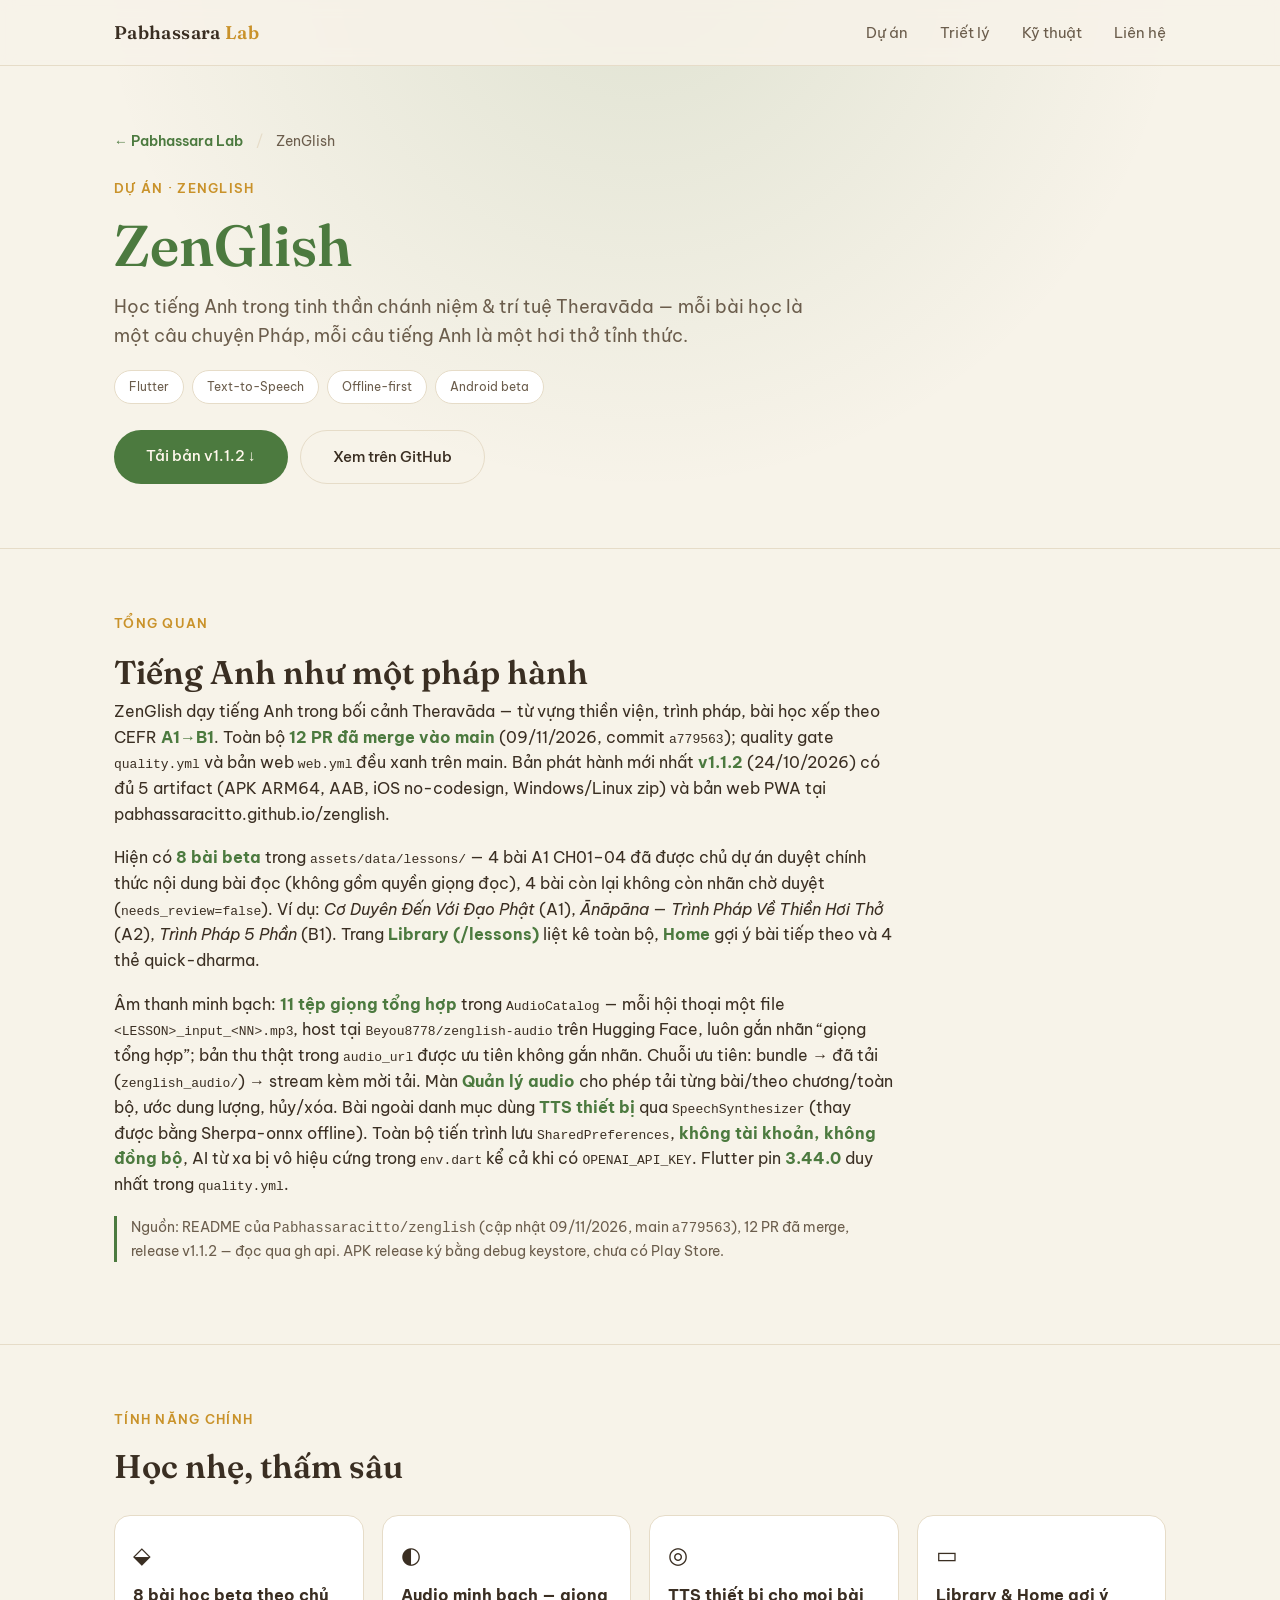
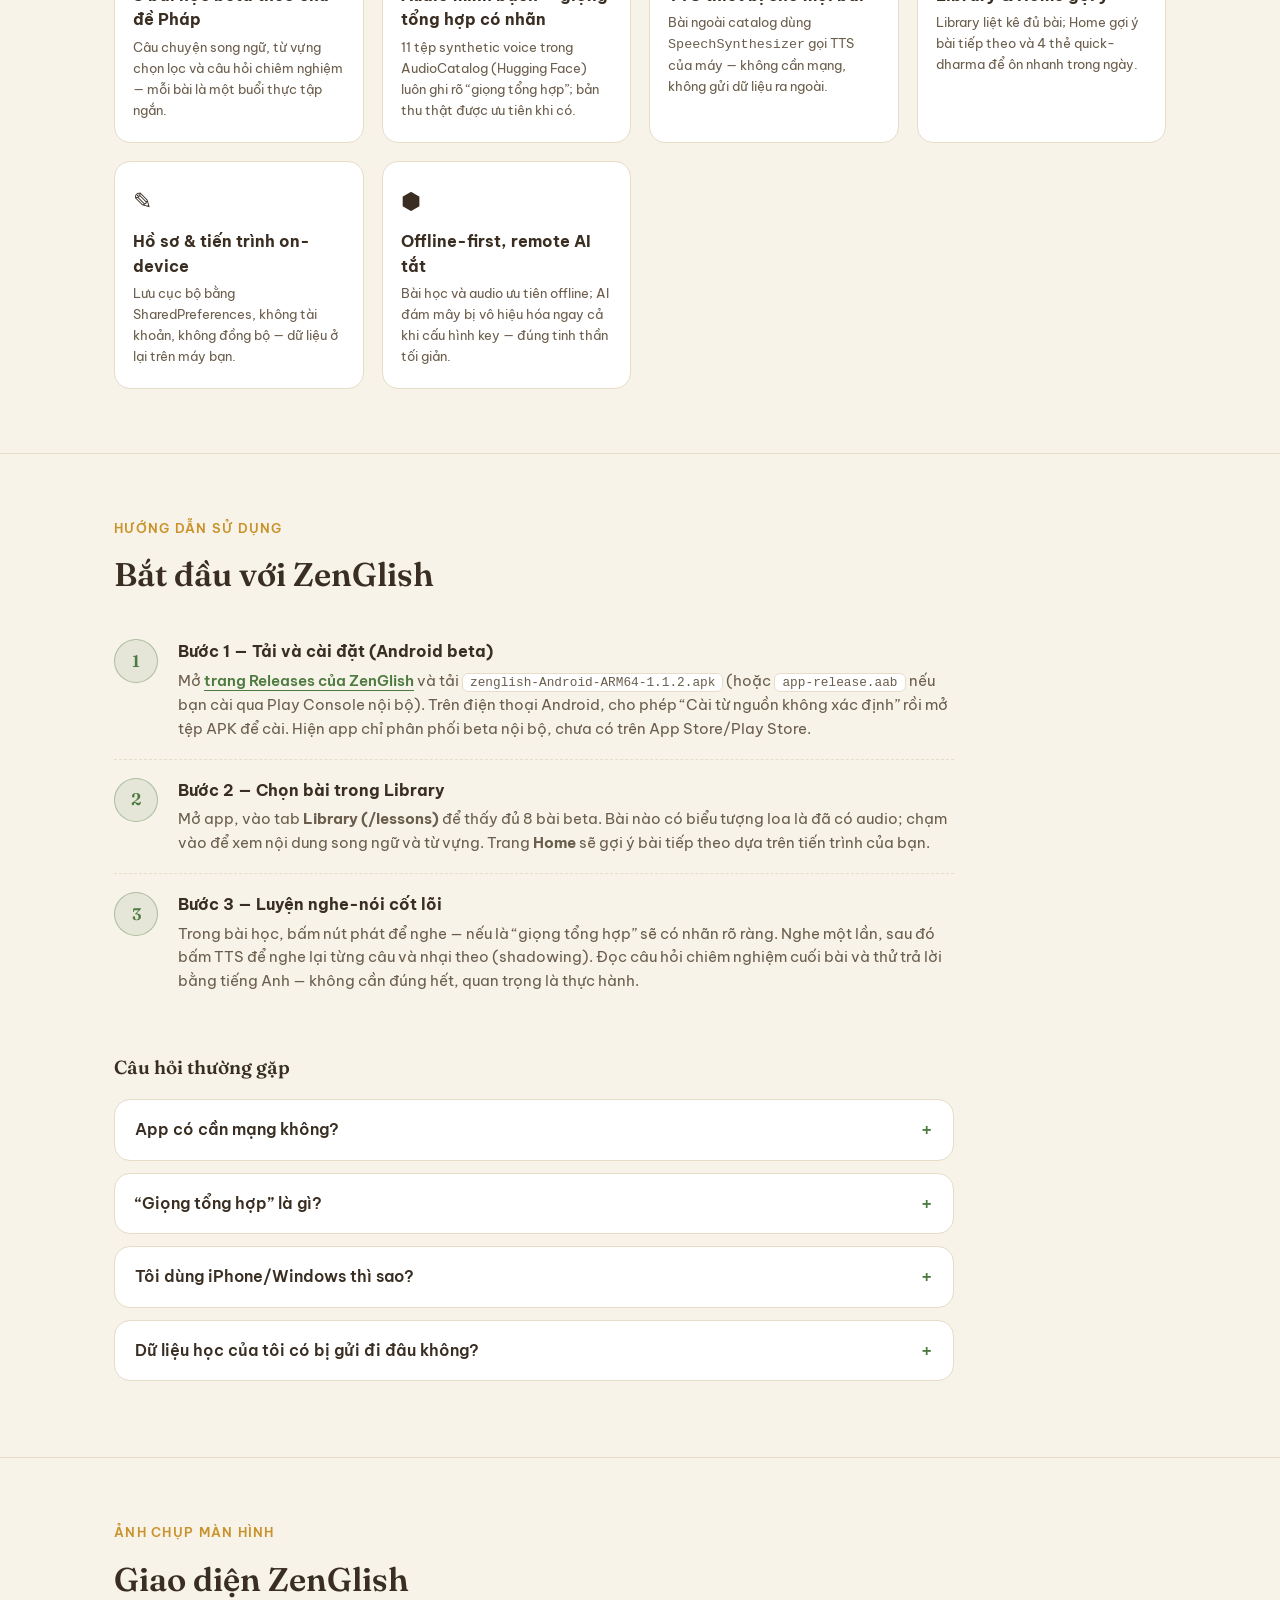
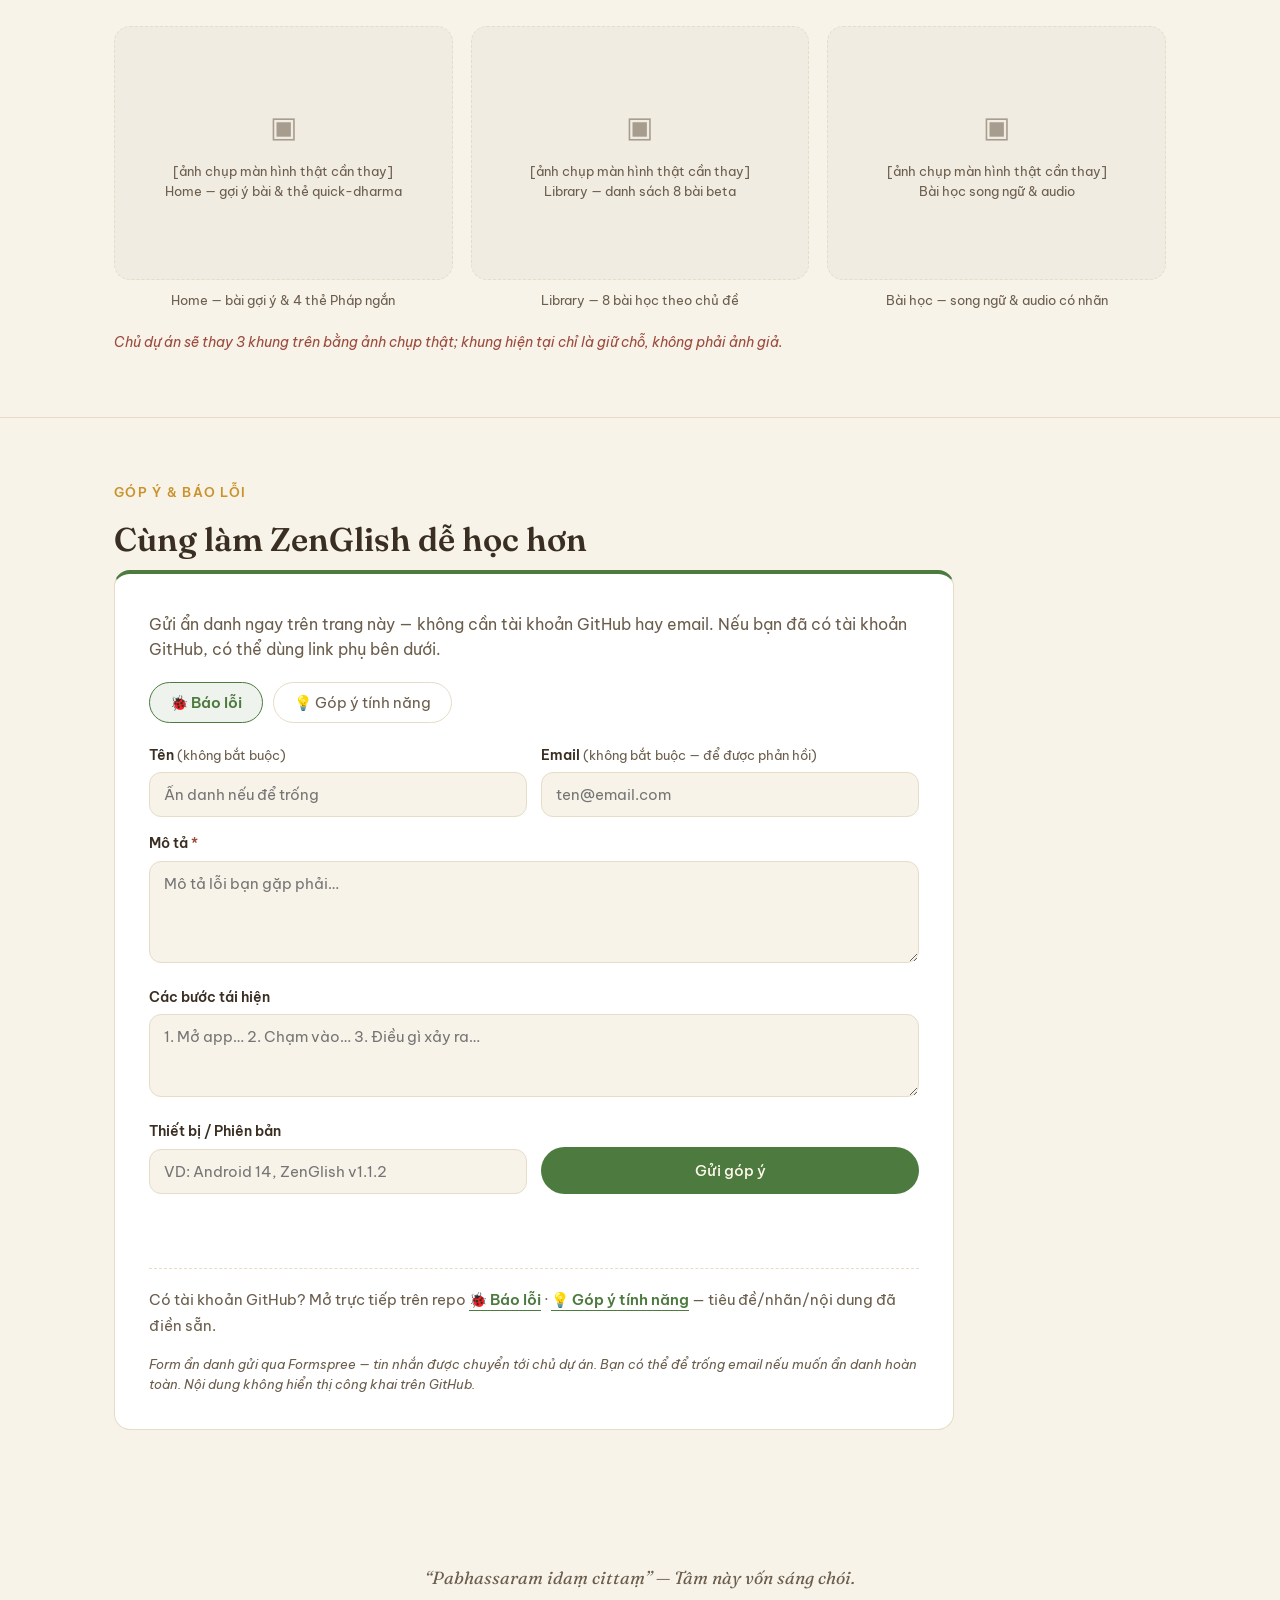
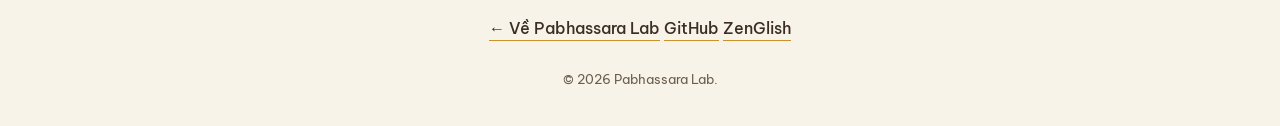
<file: zenglish.html>
<!DOCTYPE html>
<html lang="vi">
<head>
<meta charset="UTF-8">
<meta name="viewport" content="width=device-width, initial-scale=1.0">
<title>ZenGlish — Học tiếng Anh trong chánh niệm Theravada | Pabhassara Lab</title>
<meta name="description" content="ZenGlish — học tiếng Anh qua Pháp thoại Theravada: 8 bài beta, audio giọng tổng hợp có ghi nhãn, offline-first, không cần tài khoản. Tải v1.1.2.">
<link rel="preconnect" href="https://fonts.googleapis.com">
<link rel="preconnect" href="https://fonts.gstatic.com" crossorigin>
<link href="https://fonts.googleapis.com/css2?family=Fraunces:ital,opsz,wght@0,9..144,300;0,9..144,500;0,9..144,600;1,9..144,400&family=Be+Vietnam+Pro:wght@300;400;500;600;700&display=swap" rel="stylesheet">
<link rel="stylesheet" href="style.css">
</head>
<body style="--accent:#4C7A3F;">

<nav class="nav">
  <div class="nav-inner">
    <a href="index.html" class="nav-logo">Pabhassara <span>Lab</span></a>
    <ul class="nav-links">
      <li><a href="index.html#projects">Dự án</a></li>
      <li><a href="index.html#philosophy">Triết lý</a></li>
      <li><a href="index.html#tech">Kỹ thuật</a></li>
      <li><a href="index.html#contact">Liên hệ</a></li>
    </ul>
  </div>
</nav>

<header class="detail-hero">
  <div class="container">
    <nav class="breadcrumb" aria-label="Breadcrumb">
      <a href="index.html">← Pabhassara Lab</a>
      <span class="breadcrumb-sep">/</span>
      <span aria-current="page">ZenGlish</span>
    </nav>
    <p class="section-label">Dự án · ZenGlish</p>
    <h1 class="detail-title">ZenGlish</h1>
    <p class="detail-tagline">Học tiếng Anh trong tinh thần chánh niệm &amp; trí tuệ Theravāda — mỗi bài học là một câu chuyện Pháp, mỗi câu tiếng Anh là một hơi thở tỉnh thức.</p>
    <div class="badges" style="margin-bottom:10px;">
      <span class="badge">Flutter</span>
      <span class="badge">Text-to-Speech</span>
      <span class="badge">Offline-first</span>
      <span class="badge">Android beta</span>
    </div>
    <div class="detail-actions">
      <a href="https://github.com/Pabhassaracitto/zenglish/releases/tag/v1.1.2" class="btn btn-primary btn-app" target="_blank" rel="noopener">Tải bản v1.1.2 ↓</a>
      <a href="https://github.com/Pabhassaracitto/zenglish" class="btn btn-ghost" target="_blank" rel="noopener">Xem trên GitHub</a>
    </div>
  </div>
</header>

<section class="detail-section overview-text fade-in">
  <div class="container">
    <p class="section-label">Tổng quan</p>
    <h2 class="section-title">Tiếng Anh như một pháp hành</h2>
    <p>ZenGlish dạy tiếng Anh trong bối cảnh Theravāda — từ vựng thiền viện, trình pháp, bài học xếp theo CEFR <strong>A1→B1</strong>. Toàn bộ <strong>12 PR đã merge vào main</strong> (09/11/2026, commit <code>a779563</code>); quality gate <code>quality.yml</code> và bản web <code>web.yml</code> đều xanh trên main. Bản phát hành mới nhất <strong>v1.1.2</strong> (24/10/2026) có đủ 5 artifact (APK ARM64, AAB, iOS no-codesign, Windows/Linux zip) và bản web PWA tại <a href="https://pabhassaracitto.github.io/zenglish/" target="_blank" rel="noopener">pabhassaracitto.github.io/zenglish</a>.</p>
    <p>Hiện có <strong>8 bài beta</strong> trong <code>assets/data/lessons/</code> — 4 bài A1 CH01–04 đã được chủ dự án duyệt chính thức nội dung bài đọc (không gồm quyền giọng đọc), 4 bài còn lại không còn nhãn chờ duyệt (<code>needs_review=false</code>). Ví dụ: <em>Cơ Duyên Đến Với Đạo Phật</em> (A1), <em>Ānāpāna — Trình Pháp Về Thiền Hơi Thở</em> (A2), <em>Trình Pháp 5 Phần</em> (B1). Trang <strong>Library (/lessons)</strong> liệt kê toàn bộ, <strong>Home</strong> gợi ý bài tiếp theo và 4 thẻ quick-dharma.</p>
    <p>Âm thanh minh bạch: <strong>11 tệp giọng tổng hợp</strong> trong <code>AudioCatalog</code> — mỗi hội thoại một file <code>&lt;LESSON&gt;_input_&lt;NN&gt;.mp3</code>, host tại <code>Beyou8778/zenglish-audio</code> trên Hugging Face, luôn gắn nhãn “giọng tổng hợp”; bản thu thật trong <code>audio_url</code> được ưu tiên không gắn nhãn. Chuỗi ưu tiên: bundle → đã tải (<code>zenglish_audio/</code>) → stream kèm mời tải. Màn <strong>Quản lý audio</strong> cho phép tải từng bài/theo chương/toàn bộ, ước dung lượng, hủy/xóa. Bài ngoài danh mục dùng <strong>TTS thiết bị</strong> qua <code>SpeechSynthesizer</code> (thay được bằng Sherpa-onnx offline). Toàn bộ tiến trình lưu <code>SharedPreferences</code>, <strong>không tài khoản, không đồng bộ</strong>, AI từ xa bị vô hiệu cứng trong <code>env.dart</code> kể cả khi có <code>OPENAI_API_KEY</code>. Flutter pin <strong>3.44.0</strong> duy nhất trong <code>quality.yml</code>.</p>
    <p class="overview-note">Nguồn: README của <code>Pabhassaracitto/zenglish</code> (cập nhật 09/11/2026, main <code>a779563</code>), 12 PR đã merge, release v1.1.2 — đọc qua gh api. APK release ký bằng debug keystore, chưa có Play Store.</p>
  </div>
</section>

<section class="detail-section fade-in">
  <div class="container">
    <p class="section-label">Tính năng chính</p>
    <h2 class="section-title">Học nhẹ, thấm sâu</h2>
    <div class="feature-grid">
      <article class="feature-item">
        <span class="feature-icon">⬙</span>
        <h4>8 bài học beta theo chủ đề Pháp</h4>
        <p>Câu chuyện song ngữ, từ vựng chọn lọc và câu hỏi chiêm nghiệm — mỗi bài là một buổi thực tập ngắn.</p>
      </article>
      <article class="feature-item">
        <span class="feature-icon">◐</span>
        <h4>Audio minh bạch — giọng tổng hợp có nhãn</h4>
        <p>11 tệp synthetic voice trong AudioCatalog (Hugging Face) luôn ghi rõ “giọng tổng hợp”; bản thu thật được ưu tiên khi có.</p>
      </article>
      <article class="feature-item">
        <span class="feature-icon">◎</span>
        <h4>TTS thiết bị cho mọi bài</h4>
        <p>Bài ngoài catalog dùng <code>SpeechSynthesizer</code> gọi TTS của máy — không cần mạng, không gửi dữ liệu ra ngoài.</p>
      </article>
      <article class="feature-item">
        <span class="feature-icon">▭</span>
        <h4>Library &amp; Home gợi ý</h4>
        <p>Library liệt kê đủ bài; Home gợi ý bài tiếp theo và 4 thẻ quick-dharma để ôn nhanh trong ngày.</p>
      </article>
      <article class="feature-item">
        <span class="feature-icon">✎</span>
        <h4>Hồ sơ &amp; tiến trình on-device</h4>
        <p>Lưu cục bộ bằng SharedPreferences, không tài khoản, không đồng bộ — dữ liệu ở lại trên máy bạn.</p>
      </article>
      <article class="feature-item">
        <span class="feature-icon">⬢</span>
        <h4>Offline-first, remote AI tắt</h4>
        <p>Bài học và audio ưu tiên offline; AI đám mây bị vô hiệu hóa ngay cả khi cấu hình key — đúng tinh thần tối giản.</p>
      </article>
    </div>
  </div>
</section>

<section class="detail-section fade-in">
  <div class="container">
    <p class="section-label">Hướng dẫn sử dụng</p>
    <h2 class="section-title">Bắt đầu với ZenGlish</h2>

    <ol class="steps">
      <li class="step">
        <span class="step-num">1</span>
        <div class="step-body">
          <h4>Bước 1 — Tải và cài đặt (Android beta)</h4>
          <p>Mở <a href="https://github.com/Pabhassaracitto/zenglish/releases/tag/v1.1.2" target="_blank" rel="noopener">trang Releases của ZenGlish</a> và tải <code>zenglish-Android-ARM64-1.1.2.apk</code> (hoặc <code>app-release.aab</code> nếu bạn cài qua Play Console nội bộ). Trên điện thoại Android, cho phép “Cài từ nguồn không xác định” rồi mở tệp APK để cài. Hiện app chỉ phân phối beta nội bộ, chưa có trên App Store/Play Store.</p>
        </div>
      </li>
      <li class="step">
        <span class="step-num">2</span>
        <div class="step-body">
          <h4>Bước 2 — Chọn bài trong Library</h4>
          <p>Mở app, vào tab <strong>Library (/lessons)</strong> để thấy đủ 8 bài beta. Bài nào có biểu tượng loa là đã có audio; chạm vào để xem nội dung song ngữ và từ vựng. Trang <strong>Home</strong> sẽ gợi ý bài tiếp theo dựa trên tiến trình của bạn.</p>
        </div>
      </li>
      <li class="step">
        <span class="step-num">3</span>
        <div class="step-body">
          <h4>Bước 3 — Luyện nghe-nói cốt lõi</h4>
          <p>Trong bài học, bấm nút phát để nghe — nếu là “giọng tổng hợp” sẽ có nhãn rõ ràng. Nghe một lần, sau đó bấm TTS để nghe lại từng câu và nhại theo (shadowing). Đọc câu hỏi chiêm nghiệm cuối bài và thử trả lời bằng tiếng Anh — không cần đúng hết, quan trọng là thực hành.</p>
        </div>
      </li>
    </ol>

    <h3 class="faq-title">Câu hỏi thường gặp</h3>
    <div class="faq">
      <details>
        <summary>App có cần mạng không?</summary>
        <p>Không bắt buộc. Bài học lưu sẵn trong app; audio ưu tiên tệp có sẵn trong máy, rồi mới stream từ Hugging Face nếu thiếu. TTS dùng giọng của thiết bị nên offline vẫn nghe được.</p>
      </details>
      <details>
        <summary>“Giọng tổng hợp” là gì?</summary>
        <p>Là audio được tạo trước bằng giọng máy (11 tệp trong AudioCatalog). App luôn ghi nhãn để bạn phân biệt với bản thu thật — khi có bản thu thật, app sẽ tự ưu tiên bản thật.</p>
      </details>
      <details>
        <summary>Tôi dùng iPhone/Windows thì sao?</summary>
        <p>Bản v1.1.2 có <code>zenglish-iOS-1.1.2.ipa</code>, <code>zenglish-Windows-1.1.2.zip</code> và <code>zenglish-Linux-1.1.2.zip</code> trong trang Releases — bạn có thể thử, nhưng giai đoạn beta tập trung tối ưu cho Android.</p>
      </details>
      <details>
        <summary>Dữ liệu học của tôi có bị gửi đi đâu không?</summary>
        <p>Không. Tiến trình lưu bằng SharedPreferences ngay trên máy, không tài khoản, không đồng bộ. Remote AI bị tắt ngay cả khi có cấu hình key.</p>
      </details>
    </div>
  </div>
</section>

<section class="detail-section fade-in">
  <div class="container">
    <p class="section-label">Ảnh chụp màn hình</p>
    <h2 class="section-title">Giao diện ZenGlish</h2>
    <div class="shot-grid">
      <figure>
        <div class="shot-placeholder">
          <span class="shot-icon">▣</span>
          <p>[ảnh chụp màn hình thật cần thay]<br>Home — gợi ý bài &amp; thẻ quick-dharma</p>
        </div>
        <figcaption class="shot-caption">Home — bài gợi ý &amp; 4 thẻ Pháp ngắn</figcaption>
      </figure>
      <figure>
        <div class="shot-placeholder">
          <span class="shot-icon">▣</span>
          <p>[ảnh chụp màn hình thật cần thay]<br>Library — danh sách 8 bài beta</p>
        </div>
        <figcaption class="shot-caption">Library — 8 bài học theo chủ đề</figcaption>
      </figure>
      <figure>
        <div class="shot-placeholder">
          <span class="shot-icon">▣</span>
          <p>[ảnh chụp màn hình thật cần thay]<br>Bài học song ngữ &amp; audio</p>
        </div>
        <figcaption class="shot-caption">Bài học — song ngữ &amp; audio có nhãn</figcaption>
      </figure>
    </div>
    <p class="shot-note">Chủ dự án sẽ thay 3 khung trên bằng ảnh chụp thật; khung hiện tại chỉ là giữ chỗ, không phải ảnh giả.</p>
  </div>
</section>

<section class="detail-section fade-in" id="gop-y">
  <div class="container">
    <p class="section-label">Góp ý &amp; báo lỗi</p>
    <h2 class="section-title">Cùng làm ZenGlish dễ học hơn</h2>
    <div class="feedback-block">
      <p class="feedback-lead">Gửi ẩn danh ngay trên trang này — không cần tài khoản GitHub hay email. Nếu bạn đã có tài khoản GitHub, có thể dùng link phụ bên dưới.</p>

      <form id="feedback-form" data-app="ZenGlish" data-formspree="https://formspree.io/f/xwlldgze" novalidate>
        <input type="hidden" name="app" value="ZenGlish">
        <input type="hidden" name="_subject" value="[Bug] ZenGlish — báo lỗi từ Pabhassara Lab">
        <input type="text" name="_gotcha" class="hp-field" tabindex="-1" autocomplete="off" aria-hidden="true">
        <div class="feedback-tabs" role="group" aria-label="Loại góp ý">
          <button type="button" class="ftype-btn active" data-type="bug" aria-pressed="true">🐞 Báo lỗi</button>
          <button type="button" class="ftype-btn" data-type="enhancement" aria-pressed="false">💡 Góp ý tính năng</button>
        </div>
        <input type="hidden" name="type" value="bug">
        <div class="f-row">
          <div class="f-field">
            <label for="fb-name-zen">Tên <span class="optional">(không bắt buộc)</span></label>
            <input id="fb-name-zen" name="name" type="text" placeholder="Ẩn danh nếu để trống">
          </div>
          <div class="f-field">
            <label for="fb-contact-zen">Email <span class="optional">(không bắt buộc — để được phản hồi)</span></label>
            <input id="fb-contact-zen" name="email" type="email" placeholder="ten@email.com">
          </div>
        </div>
        <div class="f-field">
          <label for="fb-message-zen">Mô tả <span class="req">*</span></label>
          <textarea id="fb-message-zen" name="message" rows="4" required placeholder="Mô tả lỗi bạn gặp phải…"></textarea>
        </div>
        <div class="f-field">
          <label for="fb-details-zen" data-detail-label>C&aacute;c bước t&aacute;i hiện</label>
          <textarea id="fb-details-zen" name="details" rows="3" placeholder="1. Mở app… 2. Chạm vào… 3. Điều gì xảy ra…"></textarea>
        </div>
        <div class="f-row">
          <div class="f-field">
            <label for="fb-device-zen">Thiết bị / Phiên bản</label>
            <input id="fb-device-zen" name="device" type="text" placeholder="VD: Android 14, ZenGlish v1.1.2">
          </div>
          <div class="f-field" style="display:flex;align-items:flex-end;">
            <button type="submit" class="btn btn-primary btn-app feedback-submit" style="width:100%;">Gửi góp ý</button>
          </div>
        </div>
        <p class="form-status" role="status" aria-live="polite"></p>
      </form>

      <div class="feedback-alt">
        Có tài khoản GitHub? Mở trực tiếp trên repo
        <a href="https://github.com/Pabhassaracitto/zenglish/issues/new?title=%5BBug%5D%20&labels=bug&body=**M%C3%B4%20t%E1%BA%A3%20l%E1%BB%97i%3A**%0A%0A**C%C3%A1c%20b%C6%B0%E1%BB%9Bc%20t%C3%A1i%20hi%E1%BB%87n%3A**%0A%0A**Thi%E1%BA%BFt%20b%E1%BB%8B%2FPhi%C3%AAn%20b%E1%BA%A3n%3A**" target="_blank" rel="noopener">🐞 Báo lỗi</a>
        ·
        <a href="https://github.com/Pabhassaracitto/zenglish/issues/new?title=%5B%C4%90%E1%BB%81%20xu%E1%BA%A5t%5D&labels=enhancement&body=**T%C3%B4i%20mu%E1%BB%91n...**%0A%0A**V%E1%BA%A5n%20%C4%91%E1%BB%81%20c%E1%BA%A7n%20gi%E1%BA%A3i%20quy%E1%BA%BFt%3A**%0A%0A**%C4%90%E1%BB%81%20xu%E1%BA%A5t%20c%E1%BB%A7a%20t%C3%B4i%3A**" target="_blank" rel="noopener">💡 Góp ý tính năng</a>
        — tiêu đề/nhãn/nội dung đã điền sẵn.
      </div>
      <p class="privacy-note">Form ẩn danh gửi qua Formspree — tin nhắn được chuyển tới chủ dự án. Bạn có thể để trống email nếu muốn ẩn danh hoàn toàn. Nội dung không hiển thị công khai trên GitHub.</p>
    </div>
  </div>
</section>

<footer id="contact" class="footer">
  <div class="container fade-in">
    <p class="footer-quote">“Pabhassaram idaṃ cittaṃ” — Tâm này vốn sáng chói.</p>
    <div class="footer-links">
      <a href="index.html">← Về Pabhassara Lab</a>
      <a href="https://github.com/Pabhassaracitto" target="_blank" rel="noopener">GitHub</a>
      <a href="https://github.com/Pabhassaracitto/zenglish" target="_blank" rel="noopener">ZenGlish</a>
    </div>
    <p class="footer-copy">© 2026 Pabhassara Lab.</p>
  </div>
</footer>

<script src="script.js"></script>
<script src="feedback.js"></script>
</body>
</html>
</file>
<file: style.css>
/* ============ RESET & VARIABLES ============ */
:root {
  --bg: #F7F3E9;
  --bg-elevated: #FFFFFF;
  --text: #3A2E22;
  --text-soft: #6B5D4C;
  --saffron: #C9922A;
  --terracotta: #9B4A3C;
  --border: #E6DCC8;
  --radius: 16px;
  --max-width: 1100px;
  --font-serif: 'Fraunces', serif;
  --font-sans: 'Be Vietnam Pro', sans-serif;
}

* { margin: 0; padding: 0; box-sizing: border-box; }

html { scroll-behavior: smooth; }

body {
  background: var(--bg);
  color: var(--text);
  font-family: var(--font-sans);
  line-height: 1.6;
  -webkit-font-smoothing: antialiased;
}

.container {
  max-width: var(--max-width);
  margin: 0 auto;
  padding: 0 24px;
}

a { text-decoration: none; color: inherit; }

/* ============ FADE-IN ANIMATION ============ */
.fade-in {
  opacity: 0;
  transform: translateY(24px);
  transition: opacity 0.7s ease-out, transform 0.7s ease-out;
}
.fade-in.visible {
  opacity: 1;
  transform: translateY(0);
}

/* ============ NAV ============ */
.nav {
  position: fixed;
  top: 0; left: 0; right: 0;
  z-index: 100;
  background: rgba(247, 243, 233, 0.85);
  backdrop-filter: blur(8px);
  border-bottom: 1px solid var(--border);
}
.nav-inner {
  max-width: var(--max-width);
  margin: 0 auto;
  padding: 18px 24px;
  display: flex;
  justify-content: space-between;
  align-items: center;
}
.nav-logo {
  font-family: var(--font-serif);
  font-weight: 600;
  font-size: 1.15rem;
  letter-spacing: 0.02em;
}
.nav-logo span { color: var(--saffron); }
.nav-links {
  display: flex;
  gap: 32px;
  list-style: none;
}
.nav-links a {
  font-size: 0.92rem;
  color: var(--text-soft);
  transition: color 0.2s;
}
.nav-links a:hover { color: var(--saffron); }

@media (max-width: 640px) {
  .nav-links { display: none; }
}

/* ============ HERO ============ */
.hero {
  position: relative;
  min-height: 92vh;
  display: flex;
  align-items: center;
  justify-content: center;
  text-align: center;
  overflow: hidden;
  padding: 0 24px;
}
.ripple {
  position: absolute;
  width: 600px;
  height: 600px;
  border-radius: 50%;
  background: radial-gradient(circle, rgba(201,146,42,0.18) 0%, rgba(201,146,42,0) 70%);
  animation: ripple-pulse 6s ease-in-out infinite;
  pointer-events: none;
}
@keyframes ripple-pulse {
  0%, 100% { transform: scale(1); opacity: 0.8; }
  50% { transform: scale(1.3); opacity: 1; }
}
.hero-content { position: relative; z-index: 1; max-width: 680px; }
.hero-eyebrow {
  font-size: 0.85rem;
  letter-spacing: 0.08em;
  text-transform: lowercase;
  color: var(--terracotta);
  margin-bottom: 20px;
  font-style: italic;
}
.hero-title {
  font-family: var(--font-serif);
  font-weight: 500;
  font-size: clamp(2.8rem, 7vw, 4.8rem);
  line-height: 1.1;
  margin-bottom: 20px;
}
.hero-tagline {
  font-size: 1.2rem;
  color: var(--text-soft);
  margin-bottom: 40px;
}

/* ============ BUTTONS ============ */
.btn {
  display: inline-block;
  padding: 14px 32px;
  border-radius: 999px;
  font-weight: 500;
  font-size: 0.95rem;
  transition: all 0.25s ease;
}
.btn-primary {
  background: var(--saffron);
  color: #FFF8EC;
}
.btn-primary:hover {
  background: #B4811F;
  transform: translateY(-2px);
}
.btn-ghost {
  border: 1.5px solid var(--border);
  color: var(--text);
}
.btn-ghost:hover {
  border-color: var(--saffron);
  color: var(--saffron);
}

/* ============ SECTION LABEL ============ */
.section-label {
  font-size: 0.8rem;
  letter-spacing: 0.1em;
  text-transform: uppercase;
  color: var(--saffron);
  font-weight: 600;
  margin-bottom: 16px;
}

/* ============ PHILOSOPHY ============ */
.philosophy {
  padding: 100px 0 60px;
  text-align: center;
}
.philosophy-text {
  font-family: var(--font-serif);
  font-weight: 400;
  font-size: clamp(1.4rem, 3vw, 2rem);
  line-height: 1.5;
  max-width: 760px;
  margin: 0 auto;
}
.philosophy-text em {
  color: var(--terracotta);
  font-style: italic;
}

/* ============ PROJECTS ============ */
.projects { padding: 60px 0 100px; }

.project-card {
  display: flex;
  align-items: center;
  gap: 56px;
  padding: 48px 0;
  border-bottom: 1px solid var(--border);
}
.project-card.reverse { flex-direction: row-reverse; }

.project-visual {
  flex: 0 0 38%;
  aspect-ratio: 4/3;
  border-radius: var(--radius);
  overflow: hidden;
  background: var(--accent);
}
.project-visual-placeholder {
  width: 100%;
  height: 100%;
  display: flex;
  align-items: center;
  justify-content: center;
  font-family: var(--font-serif);
  font-size: 1.6rem;
  color: rgba(255,255,255,0.9);
  background: linear-gradient(135deg, var(--accent), rgba(0,0,0,0.15));
}

.project-info { flex: 1; }
.project-info h3 {
  font-family: var(--font-serif);
  font-size: 1.9rem;
  font-weight: 600;
  margin-bottom: 10px;
}
.project-tagline {
  color: var(--text-soft);
  font-size: 1.02rem;
  margin-bottom: 18px;
}
.badges {
  display: flex;
  flex-wrap: wrap;
  gap: 8px;
  margin-bottom: 18px;
}
.badge {
  font-size: 0.78rem;
  padding: 6px 14px;
  border-radius: 999px;
  background: var(--bg-elevated);
  border: 1px solid var(--border);
  color: var(--text-soft);
}
.project-highlight {
  font-size: 0.95rem;
  color: var(--text);
  border-left: 3px solid var(--accent);
  padding-left: 14px;
  margin-bottom: 24px;
}

@media (max-width: 800px) {
  .project-card, .project-card.reverse {
    flex-direction: column;
    gap: 28px;
  }
  .project-visual { flex: none; width: 100%; }
}

/* ============ TECH ============ */
.tech {
  padding: 80px 0;
  background: var(--bg-elevated);
  border-top: 1px solid var(--border);
  border-bottom: 1px solid var(--border);
}
.tech-grid {
  display: grid;
  grid-template-columns: repeat(4, 1fr);
  gap: 32px;
  margin-top: 20px;
}
.tech-num {
  font-family: var(--font-serif);
  font-style: italic;
  color: var(--saffron);
  font-size: 1.1rem;
}
.tech-item h4 {
  font-size: 1.1rem;
  margin: 10px 0 8px;
}
.tech-item p {
  font-size: 0.9rem;
  color: var(--text-soft);
}
@media (max-width: 800px) {
  .tech-grid { grid-template-columns: repeat(2, 1fr); }
}

/* ============ FOOTER ============ */
.footer {
  padding: 70px 0 40px;
  text-align: center;
}
.footer-quote {
  font-family: var(--font-serif);
  font-style: italic;
  font-size: 1.1rem;
  color: var(--text-soft);
  margin-bottom: 24px;
}
.footer-links a {
  font-weight: 500;
  color: var(--text);
  border-bottom: 1px solid var(--saffron);
  padding-bottom: 2px;
}
.footer-copy {
  margin-top: 28px;
  font-size: 0.8rem;
  color: var(--text-soft);
}

/* ============ BUTTONS: APP ACCENT ============ */
.btn-app {
  background: var(--accent, var(--saffron));
  color: #FFF8EC;
}
.btn-app:hover {
  filter: brightness(0.9);
  transform: translateY(-2px);
}

.project-actions { display: flex; gap: 12px; flex-wrap: wrap; align-items: center; }

/* ============ DETAIL PAGES ============ */
.detail-hero {
  padding: 130px 0 64px;
  border-bottom: 1px solid var(--border);
  background: radial-gradient(circle at 50% -10%, color-mix(in srgb, var(--accent) 14%, transparent) 0%, transparent 62%);
}
.breadcrumb {
  font-size: 0.86rem;
  color: var(--text-soft);
  margin-bottom: 26px;
}
.breadcrumb a { color: var(--accent); font-weight: 600; }
.breadcrumb a:hover { text-decoration: underline; }
.breadcrumb-sep { margin: 0 10px; color: var(--border); }
.detail-title {
  font-family: var(--font-serif);
  font-weight: 600;
  font-size: clamp(2.4rem, 6vw, 3.6rem);
  line-height: 1.1;
  color: var(--accent);
  margin-bottom: 14px;
}
.detail-tagline {
  font-size: 1.14rem;
  color: var(--text-soft);
  max-width: 720px;
  margin-bottom: 20px;
}
.detail-actions { display: flex; gap: 12px; flex-wrap: wrap; margin-top: 26px; }

.section-title {
  font-family: var(--font-serif);
  font-weight: 600;
  font-size: clamp(1.5rem, 3vw, 2.05rem);
  line-height: 1.25;
  margin-bottom: 6px;
}
.detail-section { padding: 64px 0; border-bottom: 1px solid var(--border); }
.detail-section:last-of-type { border-bottom: none; }
.overview-text p { max-width: 780px; margin-bottom: 18px; }
.overview-text strong { color: var(--accent); }
.overview-note {
  max-width: 780px;
  font-size: 0.88rem;
  color: var(--text-soft);
  border-left: 3px solid var(--accent);
  padding-left: 14px;
  margin-top: 8px;
}

/* --- Tính năng --- */
.feature-grid {
  display: grid;
  grid-template-columns: repeat(4, 1fr);
  gap: 18px;
  margin-top: 28px;
}
.feature-item {
  background: var(--bg-elevated);
  border: 1px solid var(--border);
  border-radius: var(--radius);
  padding: 20px 18px;
  transition: transform 0.25s ease, box-shadow 0.25s ease;
}
.feature-item:hover { transform: translateY(-3px); box-shadow: 0 12px 32px rgba(58,46,34,0.10); }
.feature-icon { display: block; font-size: 1.45rem; margin-bottom: 10px; }
.feature-item h4 { font-size: 0.97rem; margin-bottom: 6px; }
.feature-item p { font-size: 0.84rem; color: var(--text-soft); line-height: 1.55; }

/* --- Hướng dẫn (steps) --- */
.steps { list-style: none; margin: 26px 0 42px; max-width: 840px; }
.step { display: flex; gap: 20px; padding: 18px 0; border-bottom: 1px dashed var(--border); }
.step:last-child { border-bottom: none; }
.step-num {
  flex: 0 0 44px;
  width: 44px; height: 44px;
  border-radius: 50%;
  display: flex; align-items: center; justify-content: center;
  font-family: var(--font-serif); font-weight: 600; font-size: 1.05rem;
  color: var(--accent);
  background: color-mix(in srgb, var(--accent) 10%, transparent);
  border: 1px solid color-mix(in srgb, var(--accent) 38%, transparent);
}
.step-body h4 { font-size: 1rem; margin-bottom: 4px; }
.step-body p { color: var(--text-soft); font-size: 0.93rem; }
.step-body code {
  background: var(--bg-elevated); border: 1px solid var(--border);
  border-radius: 6px; padding: 1px 7px; font-size: 0.86em;
}
.step-body a { color: var(--accent); font-weight: 600; border-bottom: 1px solid currentColor; }

/* --- FAQ (accordion) --- */
.faq-title { font-family: var(--font-serif); font-size: 1.18rem; font-weight: 600; margin: 4px 0 16px; }
.faq { max-width: 840px; }
.faq details {
  background: var(--bg-elevated);
  border: 1px solid var(--border);
  border-radius: var(--radius);
  padding: 2px 20px;
  margin-bottom: 12px;
}
.faq summary {
  cursor: pointer; font-weight: 600; padding: 15px 0;
  display: flex; justify-content: space-between; align-items: center; gap: 16px;
  list-style: none;
}
.faq summary::-webkit-details-marker { display: none; }
.faq summary::after { content: '+'; color: var(--accent); font-size: 1.35rem; font-weight: 400; line-height: 1; }
.faq details[open] summary::after { content: '–'; }
.faq details p { padding: 0 0 16px; color: var(--text-soft); font-size: 0.94rem; }
.faq details a { color: var(--accent); font-weight: 600; }

/* --- Ảnh chụp màn hình (placeholder) --- */
.shot-grid {
  display: grid;
  grid-template-columns: repeat(auto-fit, minmax(230px, 1fr));
  gap: 18px;
  margin-top: 26px;
}
.shot-placeholder {
  border: 1.5px dashed var(--border);
  border-radius: var(--radius);
  background: rgba(58,46,34,0.03);
  aspect-ratio: 4/3;
  display: flex; flex-direction: column; align-items: center; justify-content: center;
  gap: 12px; text-align: center; padding: 18px;
  color: var(--text-soft);
}
.shot-icon { font-size: 1.8rem; opacity: 0.55; }
.shot-placeholder p { font-size: 0.83rem; line-height: 1.5; }
.shot-caption { margin-top: 10px; font-size: 0.84rem; color: var(--text-soft); text-align: center; }
.shot-note { margin-top: 20px; font-size: 0.86rem; color: var(--terracotta); font-style: italic; }

/* --- Góp ý & báo lỗi --- */
.feedback-block {
  background: var(--bg-elevated);
  border: 1px solid var(--border);
  border-top: 4px solid var(--accent);
  border-radius: var(--radius);
  padding: 34px;
  margin-top: 10px;
  max-width: 840px;
}
.feedback-lead { color: var(--text-soft); margin: 4px 0 20px; font-size: 0.97rem; }
.feedback-tabs { display: flex; gap: 10px; flex-wrap: wrap; margin-bottom: 22px; }
.ftype-btn {
  border: 1.5px solid var(--border);
  background: transparent;
  color: var(--text-soft);
  border-radius: 999px;
  padding: 10px 20px;
  font-family: var(--font-sans);
  font-size: 0.92rem;
  cursor: pointer;
  transition: all 0.2s ease;
}
.ftype-btn:hover { border-color: var(--accent); color: var(--accent); }
.ftype-btn.active {
  border-color: var(--accent);
  color: var(--accent);
  background: color-mix(in srgb, var(--accent) 9%, transparent);
  font-weight: 600;
}
.f-row { display: grid; grid-template-columns: 1fr 1fr; gap: 14px; }
.f-field { margin-bottom: 16px; }
.f-field label { display: block; font-size: 0.85rem; font-weight: 600; margin-bottom: 6px; }
.f-field .req { color: var(--terracotta); }
.f-field .optional { font-weight: 400; color: var(--text-soft); font-size: 0.8rem; }
.f-field input,
.f-field textarea {
  width: 100%;
  padding: 12px 14px;
  border: 1px solid var(--border);
  border-radius: 12px;
  background: var(--bg);
  font-family: var(--font-sans);
  font-size: 0.95rem;
  color: var(--text);
  transition: border-color 0.2s, box-shadow 0.2s;
}
.f-field input:focus,
.f-field textarea:focus {
  outline: none;
  border-color: var(--accent);
  box-shadow: 0 0 0 3px color-mix(in srgb, var(--accent) 18%, transparent);
}
.hp-field { position: absolute; left: -9999px; width: 1px; height: 1px; overflow: hidden; }
.feedback-submit { border: none; cursor: pointer; font-family: var(--font-sans); }
.feedback-submit:disabled { opacity: 0.6; cursor: wait; }
.form-status { margin-top: 14px; min-height: 1.5em; font-size: 0.92rem; font-weight: 500; }
.form-status.is-ok { color: #2E6E62; }
.form-status.is-err { color: var(--terracotta); }
.form-status.is-warn { color: #8A6D1A; }
.feedback-alt {
  margin-top: 22px; padding-top: 18px;
  border-top: 1px dashed var(--border);
  font-size: 0.92rem; color: var(--text-soft); line-height: 1.8;
}
.feedback-alt a { color: var(--accent); font-weight: 600; border-bottom: 1px solid currentColor; padding-bottom: 1px; }
.privacy-note { margin-top: 14px; font-size: 0.8rem; color: var(--text-soft); font-style: italic; }

@media (max-width: 800px) {
  .feature-grid { grid-template-columns: repeat(2, 1fr); }
  .f-row { grid-template-columns: 1fr; }
}
@media (max-width: 640px) {
  .detail-hero { padding: 110px 0 44px; }
  .detail-section { padding: 44px 0; }
  .feedback-block { padding: 22px; }
}
@media (max-width: 480px) {
  .feature-grid { grid-template-columns: 1fr; }
  .step { gap: 14px; }
  .step-num { flex-basis: 36px; width: 36px; height: 36px; font-size: 0.95rem; }
}
</file>
